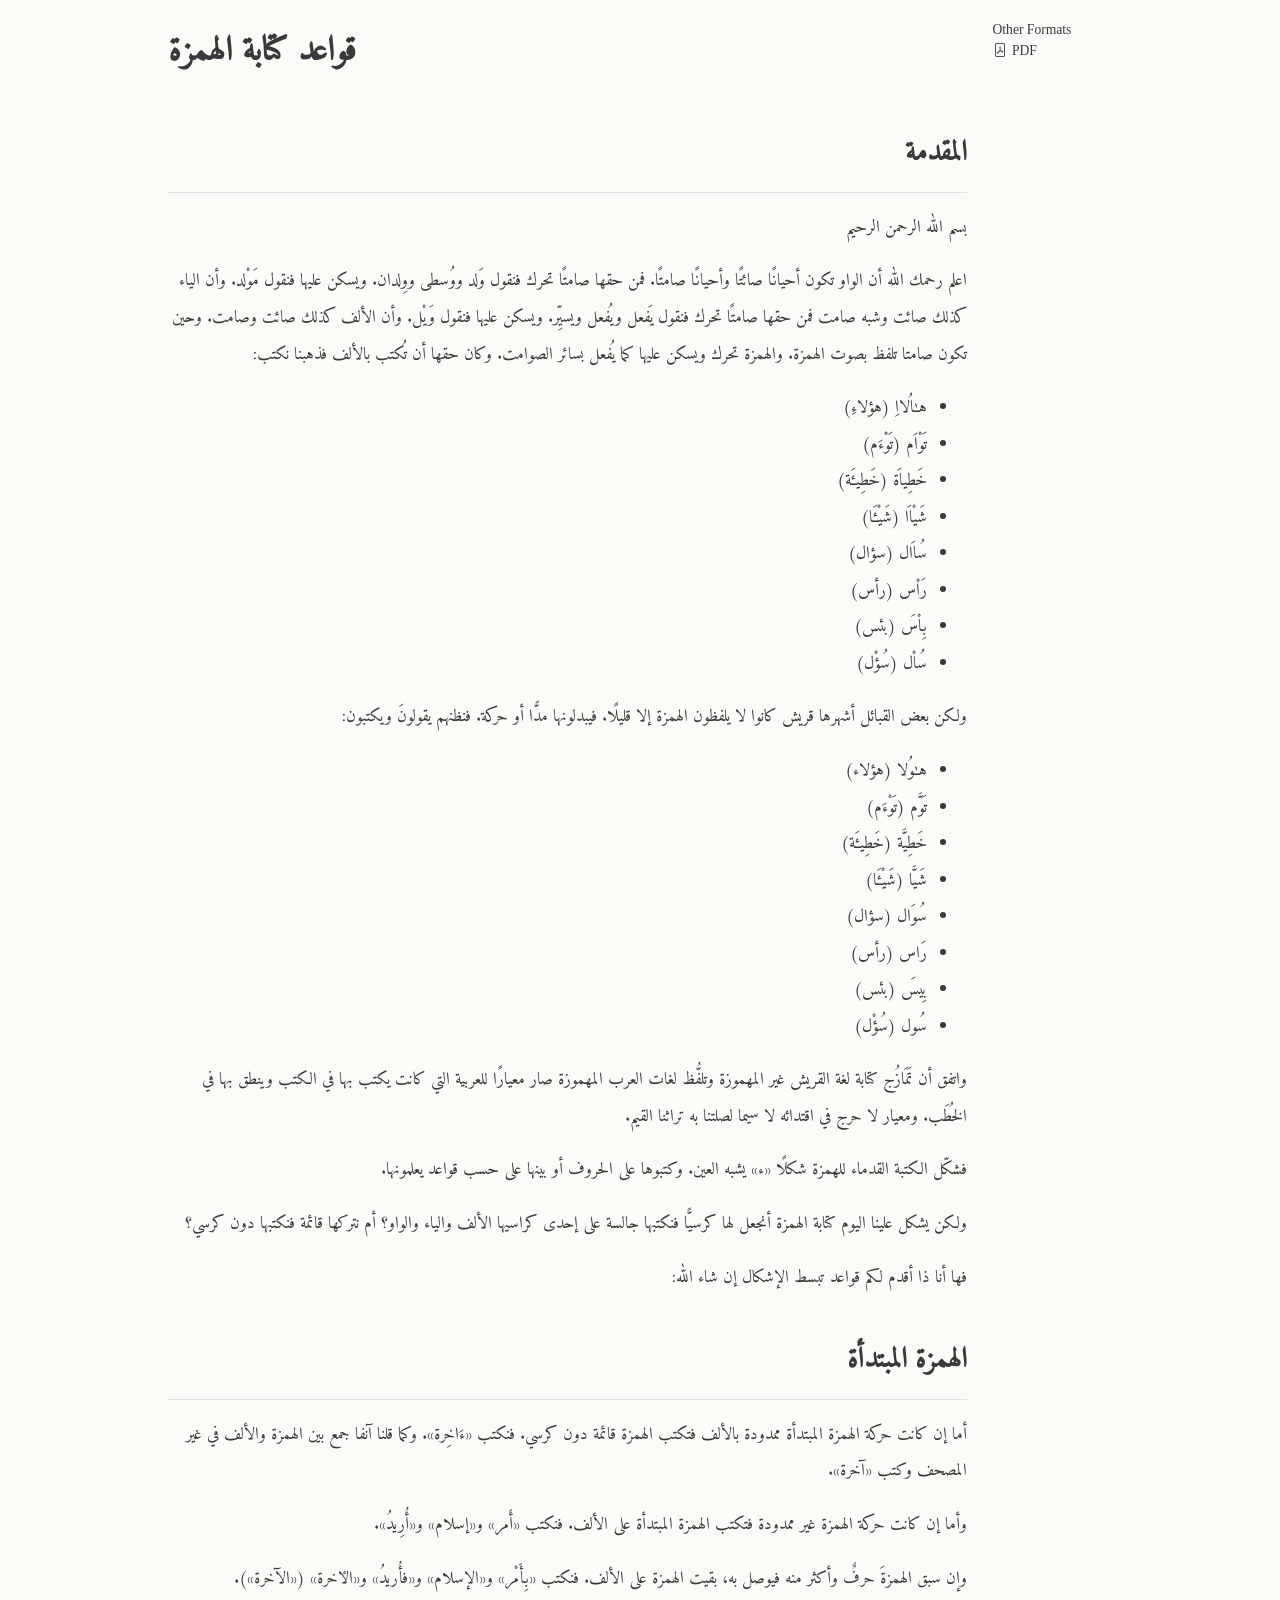
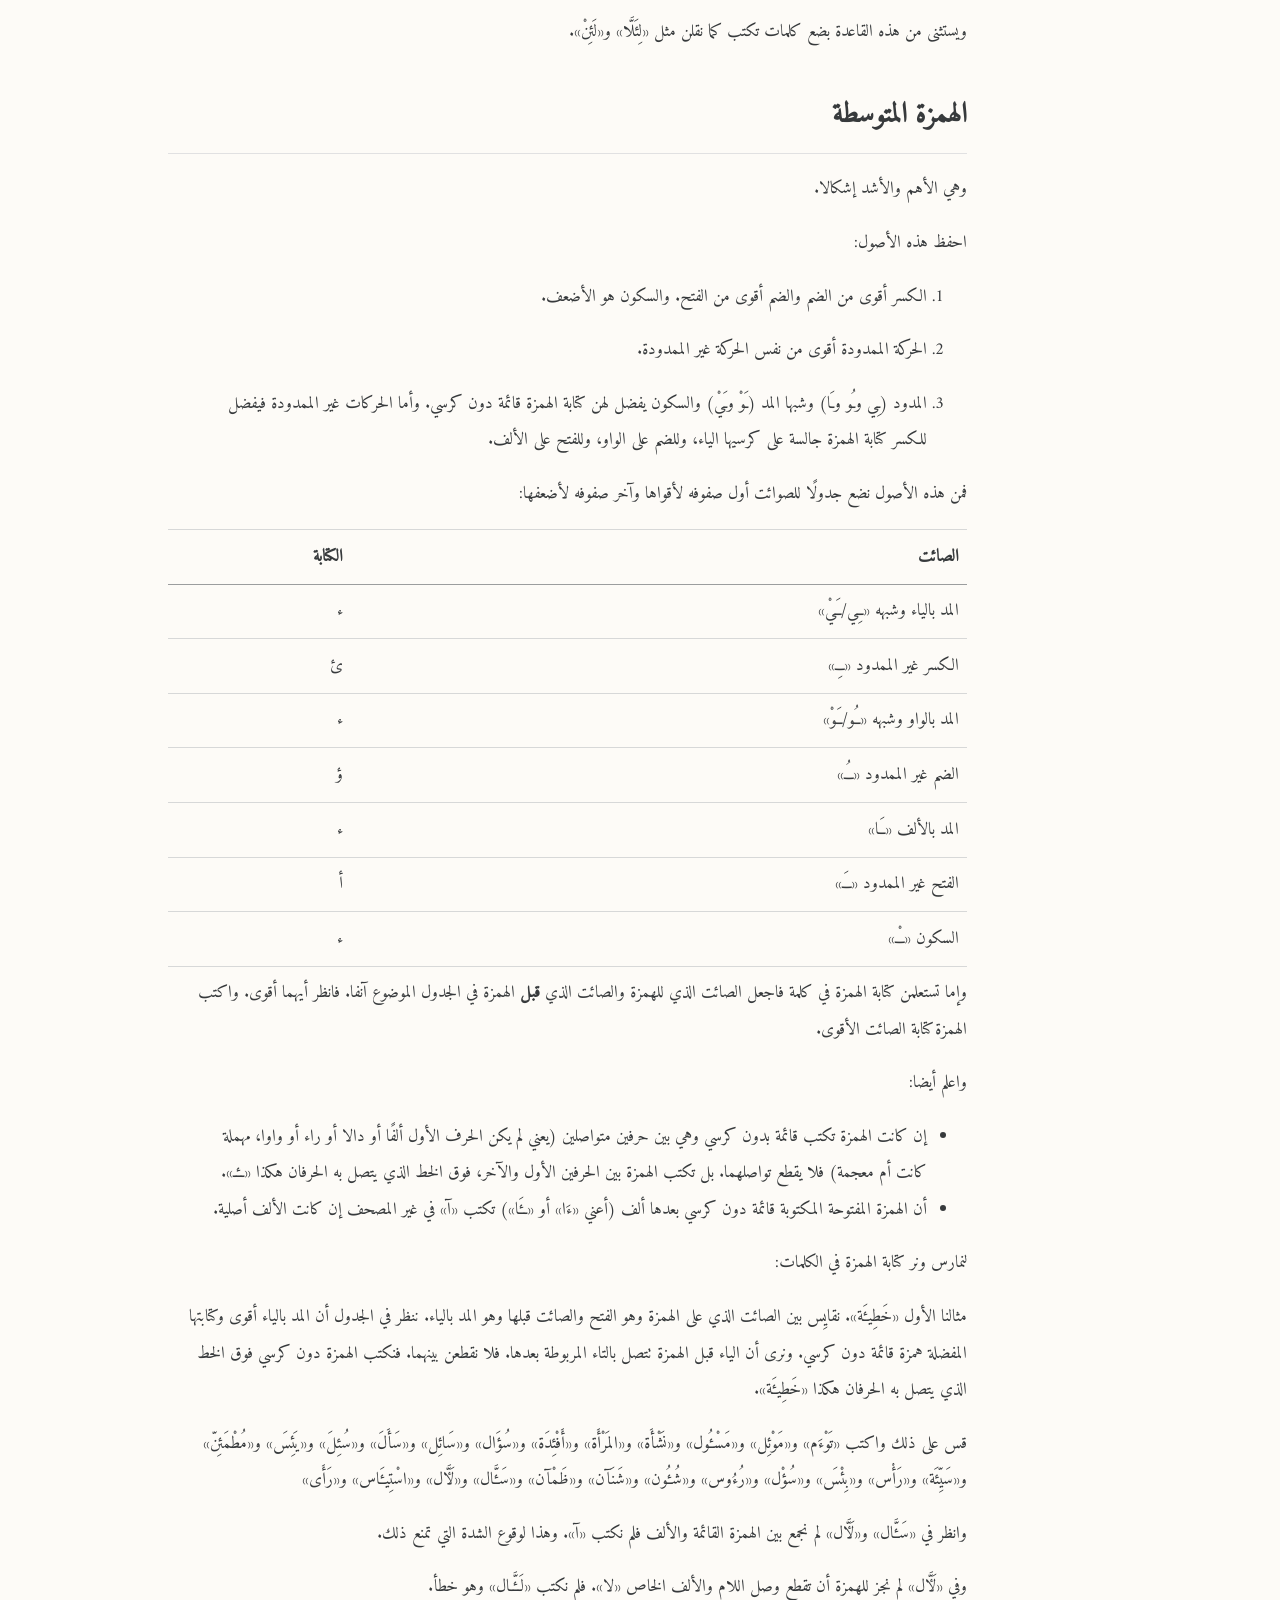
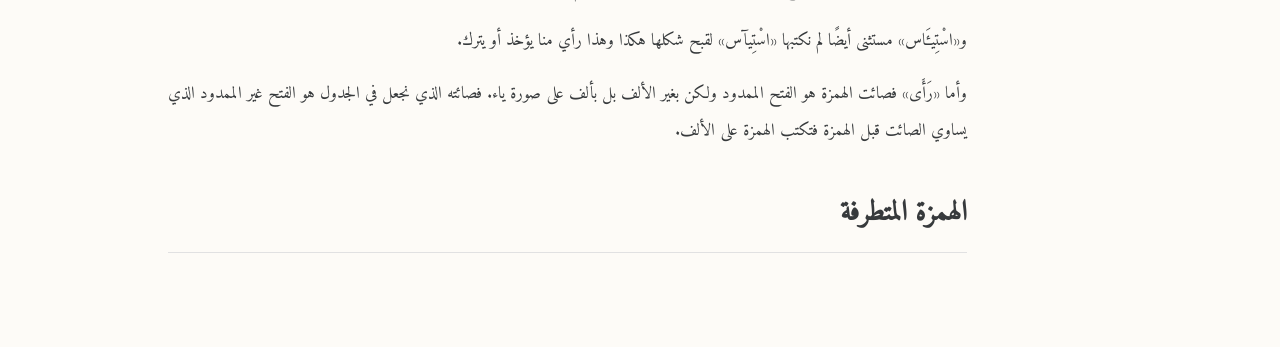
<file: index.html>
<!DOCTYPE html>
<html xmlns="http://www.w3.org/1999/xhtml" lang="en" xml:lang="en"><head>

<meta charset="utf-8">
<meta name="generator" content="quarto-1.10.18">

<meta name="viewport" content="width=device-width, initial-scale=1.0, user-scalable=yes">


<title>قواعد كتابة الهمزة</title>
<style>
/* Default styles provided by pandoc.
** See https://pandoc.org/MANUAL.html#variables-for-html for config info.
*/
span.smallcaps{font-variant: small-caps;}
div.columns{display: flex; gap: 1.5em;}
div.column{flex: auto;}
@media screen {
div.columns{gap: min(4vw, 1.5em);}
div.column{overflow-x: auto;}
}
div.hanging-indent{margin-left: 1.5em; text-indent: -1.5em;}
ul.task-list{list-style: none;}
ul.task-list li input[type="checkbox"] {
  width: 0.8em;
  margin: 0 0.8em 0.2em -1em; /* quarto-specific, see https://github.com/quarto-dev/quarto-cli/issues/4556 */ 
  vertical-align: middle;
}
</style>


<script src="index_files/libs/clipboard/clipboard.min.js"></script>
<script src="index_files/libs/quarto-html/quarto.js" type="module"></script>
<script src="index_files/libs/quarto-html/tabsets/tabsets.js" type="module"></script>
<script src="index_files/libs/quarto-html/popper.min.js"></script>
<script src="index_files/libs/quarto-html/tippy.umd.min.js"></script>
<script src="index_files/libs/quarto-html/anchor.min.js"></script>
<link href="index_files/libs/quarto-html/tippy.css" rel="stylesheet">
<link href="index_files/libs/quarto-html/quarto-syntax-highlighting-64a204ab8560d761af7679ceaba22944.css" rel="stylesheet" id="quarto-text-highlighting-styles">
<script src="index_files/libs/bootstrap/bootstrap.min.js"></script>
<link href="index_files/libs/bootstrap/bootstrap-icons.css" rel="stylesheet">
<link href="index_files/libs/bootstrap/bootstrap-ef689117d9ddd95b51473ed5e91e5a83.min.css" rel="stylesheet" append-hash="true" id="quarto-bootstrap" data-mode="light">


<link rel="stylesheet" href="srchtml/styles.css">
</head>

<body class="quarto-light">

<div id="quarto-content" class="page-columns page-rows-contents page-layout-article">
<div id="quarto-margin-sidebar" class="sidebar margin-sidebar">
<div class="quarto-alternate-formats"><h2>Other Formats</h2><ul><li><a href="index.pdf"><i class="bi bi-file-pdf"></i>PDF</a></li></ul></div></div>
<main class="content" id="quarto-document-content">

<header id="title-block-header" class="quarto-title-block default">
<div class="quarto-title">
<h1 class="title"><span class="alt-ar-span" dir="rtl" lang="ar">قواعد كتابة الهمزة</span></h1>
</div>



<div class="quarto-title-meta">

    
  
    
  </div>
  


</header>


<div class="alt-ar-div" dir="rtl" lang="ar">
<section id="المقدمة" class="level2">
<h2 class="anchored" data-anchor-id="المقدمة">المقدمة</h2>
<p>بسم الله الرحمن الرحيم</p>
<p>اعلم رحمك الله أن الواو تكون أحيانًا صائتًا وأحيانًا صامتًا. فمن حقها صامتًا تحرك فنقول وَلد ووُسطى ووِلدان. ويسكن عليها فنقول مَوْلد. وأن الياء كذلك صائت وشبه صامت فمن حقها صامتًا تحرك فنقول يَفعل ويُفعل ويسيِّر. ويسكن عليها فنقول وَيْل. وأن الألف كذلك صائت وصامت. وحين تكون صامتا تلفظ بصوت الهمزة. والهمزة تحرك ويسكن عليها كما يُفعل بسائر الصوامت. وكان حقها أن تُكتب بالألف فذهبنا نكتب:</p>
<ul>
<li>هـٰاُلااِ (هؤلاءِ)</li>
<li>تَوْاَم (تَوْءَم)</li>
<li>خَطِياَة (خَطِيءَة)</li>
<li>شَيْاَا (شَيْءَا)</li>
<li>سُاَال (سؤال)</li>
<li>رَاْس (رأس)</li>
<li>بِاْسَ (بئس)</li>
<li>سُاْل (سُؤْل)</li>
</ul>
<p>ولكن بعض القبائل أشهرها قريش كانوا لا يلفظون الهمزة إلا قليلًا. فيبدلونها مدًّا أو حركة. فنظنهم يقولونَ ويكتبون:</p>
<ul>
<li>هـٰوُلا (هؤلاء)</li>
<li>تَوَّم (تَوْءَم)</li>
<li>خَطِيَّة (خَطِيءَة)</li>
<li>شَيَّا (شَيْءَا)</li>
<li>سُوَال (سؤال)</li>
<li>رَاس (رأس)</li>
<li>بِيسَ (بئس)</li>
<li>سُول (سُؤْل)</li>
</ul>
<p>واتفق أن تَمَازُج كتابة لغة القريش غير المهموزة وتلفُّظ لغات العرب المهموزة صار معيارًا للعربية التي كانت يكتب بها في الكتب وينطق بها في الخُطَب. ومعيار لا حرج في اقتدائه لا سيما لصلتنا به تراثنا القيم.</p>
<p>فشكّل الكتبة القدماء للهمزة شكلًا «ء» يشبه العين. وكتبوها على الحروف أو بينها على حسب قواعد يعلمونها.</p>
<p>ولكن يشكل علينا اليوم كتابة الهمزة أنجعل لها كرسيًّا فنكتبها جالسة على إحدى كراسيها الألف والياء والواو؟ أم نتركها قائمة فنكتبها دون كرسي؟</p>
<p>فها أنا ذا أقدم لكم قواعد تبسط الإشكال إن شاء الله:</p>
</section>
<section id="الهمزة-المبتدأة" class="level2">
<h2 class="anchored" data-anchor-id="الهمزة-المبتدأة">الهمزة المبتدأة</h2>
<p>أما إن كانت حركة الهمزة المبتدأة ممدودة بالألف فتكتب الهمزة قائمة دون كرسي. فنكتب «ءَاخِرة». وكما قلنا آنفا جمع بين الهمزة والألف في غير المصحف وكتب «آخرة».</p>
<p>وأما إن كانت حركة الهمزة غير ممدودة فتكتب الهمزة المبتدأة على الألف. فنكتب «أَمر» و«إسلام» و«أُرِيدُ».</p>
<p>وإن سبق الهمزةَ حرفٌ وأكثر منه فيوصل به، بقيت الهمزة على الألف. فنكتب «بِأَمْر» و«الإسلام» و«فأُريدُ» و«الءاخرة» («الآخرة»).</p>
<p>ويستثنى من هذه القاعدة بضع كلمات تكتب كما نقلن مثل «لِئَلَّا» و«لَئِنْ».</p>
</section>
<section id="الهمزة-المتوسطة" class="level2">
<h2 class="anchored" data-anchor-id="الهمزة-المتوسطة">الهمزة المتوسطة</h2>
<p>وهي الأهم والأشد إشكالا.</p>
<p>احفظ هذه الأصول:</p>
<ol type="1">
<li><p>الكسر أقوى من الضم والضم أقوى من الفتح. والسكون هو الأضعف.</p></li>
<li><p>الحركة الممدودة أقوى من نفس الحركة غير الممدودة.</p></li>
<li><p>المدود (ـِي وـُو وـَا) وشبها المد (ـَوْ وـَيْ) والسكون يفضل لهن كتابة الهمزة قائمة دون كرسي. وأما الحركات غير الممدودة فيفضل للكسر كتابة الهمزة جالسة على كرسيها الياء، وللضم على الواو، وللفتح على الألف.</p></li>
</ol>
<p>فمن هذه الأصول نضع جدولًا للصوائت أول صفوفه لأقواها وآخر صفوفه لأضعفها:</p>
<table class="caption-top table">
<thead>
<tr class="header">
<th style="text-align: right;">الصائت</th>
<th style="text-align: right;">الكتابة</th>
</tr>
</thead>
<tbody>
<tr class="odd">
<td style="text-align: right;">المد بالياء وشبهه «ــِي/ــَيْ»</td>
<td style="text-align: right;">ء</td>
</tr>
<tr class="even">
<td style="text-align: right;">الكسر غير الممدود «ــِـ»</td>
<td style="text-align: right;">ئ</td>
</tr>
<tr class="odd">
<td style="text-align: right;">المد بالواو وشبهه «ــُو/ــَوْ»</td>
<td style="text-align: right;">ء</td>
</tr>
<tr class="even">
<td style="text-align: right;">الضم غير الممدود «ــُـ»</td>
<td style="text-align: right;">ؤ</td>
</tr>
<tr class="odd">
<td style="text-align: right;">المد بالألف «ــَا»</td>
<td style="text-align: right;">ء</td>
</tr>
<tr class="even">
<td style="text-align: right;">الفتح غير الممدود «ــَـ»</td>
<td style="text-align: right;">أ</td>
</tr>
<tr class="odd">
<td style="text-align: right;">السكون «ــْـ»</td>
<td style="text-align: right;">ء</td>
</tr>
</tbody>
</table>
<p>وإما تستعلمن كتابة الهمزة في كلمة فاجعل الصائت الذي للهمزة والصائت الذي <strong>قبل</strong> الهمزة في الجدول الموضوع آنفا. فانظر أيهما أقوى. واكتب الهمزة كتابة الصائت الأقوى.</p>
<p>واعلم أيضا:</p>
<ul>
<li>إن كانت الهمزة تكتب قائمة بدون كرسي وهي بين حرفين متواصلين (يعني لم يكن الحرف الأول ألفًا أو دالا أو راء أو واوا، مهملة كانت أم معجمة) فلا يقطع تواصلهما. بل تكتب الهمزة بين الحرفين الأول والآخر، فوق الخط الذي يتصل به الحرفان هكذا «ـءـ».</li>
<li>أن الهمزة المفتوحة المكتوبة قائمة دون كرسي بعدها ألف (أعني «ءَا» أو «ـءَا») تكتب «آ» في غير المصحف إن كانت الألف أصلية.</li>
</ul>
<p>لنمارس ونر كتابة الهمزة في الكلمات:</p>
<p>مثالنا الأول «خَطِيءَة». نقايِس بين الصائت الذي على الهمزة وهو الفتح والصائت قبلها وهو المد بالياء. ننظر في الجدول أن المد بالياء أقوى وكتابتها المفضلة همزة قائمة دون كرسي. ونرى أن الياء قبل الهمزة تتصل بالتاء المربوطة بعدها. فلا نقطعن بينهما. فنكتب الهمزة دون كرسي فوق الخط الذي يتصل به الحرفان هكذا «خَطِيءَة».</p>
<p>قس على ذلك واكتب «تَوْءَم» و«مَوْئِل» و«مَسْءُول» و«نَشْأَة» و«المَرْأَة» و«أَفْئِدَة» و«سُؤَال» و«سَائِل» و«سَأَلَ» و«سُئِلَ» و«يَئِسَ» و«مُطْمَئِنّ» و«سَيِّئَة» و«رَأْس» و«بِئْسَ» و«سُؤْل» و«رُءُوس» و«شُءُون» و«شَنَآن» و«ظَمْآن» و«سَءَّال» و«لَءَّال» و«اسْتِيءَاس» و«رَأَى»</p>
<p>وانظر في «سَءَّال» و«لَءَّال» لم نجمع بين الهمزة القائمة والألف فلم نكتب «آ». وهذا لوقوع الشدة التي تمنع ذلك.</p>
<p>وفي «لَءَّال» لم نجز للهمزة أن تقطع وصل اللام والألف الخاص «لا». فلم نكتب «لَـءَّـال» وهو خطأ.</p>
<p>و«اسْتِيءَاس» مستثنى أيضًا لم نكتبها «اسْتِيآس» لقبح شكلها هكذا وهذا رأي منا يؤخذ أو يترك.</p>
<p>وأما «رَأَى» فصائت الهمزة هو الفتح الممدود ولكن بغير الألف بل بألف على صورة ياء. فصائته الذي نجعل في الجدول هو الفتح غير الممدود الذي يساوي الصائت قبل الهمزة فتكتب الهمزة على الألف.</p>
</section>
<section id="الهمزة-المتطرفة" class="level2">
<h2 class="anchored" data-anchor-id="الهمزة-المتطرفة">الهمزة المتطرفة</h2>
</section>
</div>

</main>
<!-- /main column -->
<script id="quarto-html-after-body" type="application/javascript">
  window.document.addEventListener("DOMContentLoaded", function (event) {
    const icon = "";
    const anchorJS = new window.AnchorJS();
    anchorJS.options = {
      placement: 'right',
      icon: icon
    };
    anchorJS.add('.anchored');
    const isCodeAnnotation = (el) => {
      for (const clz of el.classList) {
        if (clz.startsWith('code-annotation-')) {                     
          return true;
        }
      }
      return false;
    }
    const onCopySuccess = function(e) {
      // button target
      const button = e.trigger;
      // don't keep focus
      button.blur();
      // flash "checked"
      button.classList.add('code-copy-button-checked');
      var currentTitle = button.getAttribute("title");
      button.setAttribute("title", "Copied!");
      let tooltip;
      if (window.bootstrap) {
        button.setAttribute("data-bs-toggle", "tooltip");
        button.setAttribute("data-bs-placement", "left");
        button.setAttribute("data-bs-title", "Copied!");
        tooltip = new bootstrap.Tooltip(button, 
          { trigger: "manual", 
            customClass: "code-copy-button-tooltip",
            offset: [0, -8]});
        tooltip.show();    
      }
      setTimeout(function() {
        if (tooltip) {
          tooltip.hide();
          button.removeAttribute("data-bs-title");
          button.removeAttribute("data-bs-toggle");
          button.removeAttribute("data-bs-placement");
        }
        button.setAttribute("title", currentTitle);
        button.classList.remove('code-copy-button-checked');
      }, 1000);
      // clear code selection
      e.clearSelection();
    }
    const getTextToCopy = function(trigger) {
      const outerScaffold = trigger.parentElement.cloneNode(true);
      const codeEl = outerScaffold.querySelector('code');
      for (const childEl of codeEl.children) {
        if (isCodeAnnotation(childEl)) {
          childEl.remove();
        }
      }
      return codeEl.innerText;
    }
    const clipboard = new window.ClipboardJS('.code-copy-button:not([data-in-quarto-modal])', {
      text: getTextToCopy
    });
    clipboard.on('success', onCopySuccess);
    if (window.document.getElementById('quarto-embedded-source-code-modal')) {
      const clipboardModal = new window.ClipboardJS('.code-copy-button[data-in-quarto-modal]', {
        text: getTextToCopy,
        container: window.document.getElementById('quarto-embedded-source-code-modal')
      });
      clipboardModal.on('success', onCopySuccess);
    }
      var localhostRegex = new RegExp(/^(?:http|https):\/\/localhost\:?[0-9]*\//);
      var mailtoRegex = new RegExp(/^mailto:/);
        var filterRegex = new RegExp('/' + window.location.host + '/');
      var isInternal = (href) => {
          return filterRegex.test(href) || localhostRegex.test(href) || mailtoRegex.test(href);
      }
      // Inspect non-navigation links and adorn them if external
     var links = window.document.querySelectorAll('a[href]:not(.nav-link):not(.navbar-brand):not(.toc-action):not(.sidebar-link):not(.sidebar-item-toggle):not(.pagination-link):not(.no-external):not([aria-hidden]):not(.dropdown-item):not(.quarto-navigation-tool):not(.about-link)');
      for (var i=0; i<links.length; i++) {
        const link = links[i];
        if (!isInternal(link.href)) {
          // undo the damage that might have been done by quarto-nav.js in the case of
          // links that we want to consider external
          if (link.dataset.originalHref !== undefined) {
            link.href = link.dataset.originalHref;
          }
        }
      }
    function tippyHover(el, contentFn, onTriggerFn, onUntriggerFn) {
      const config = {
        allowHTML: true,
        maxWidth: 500,
        delay: 100,
        arrow: false,
        appendTo: function(el) {
            return el.parentElement;
        },
        interactive: true,
        interactiveBorder: 10,
        theme: 'quarto',
        placement: 'bottom-start',
      };
      if (contentFn) {
        config.content = contentFn;
      }
      if (onTriggerFn) {
        config.onTrigger = onTriggerFn;
      }
      if (onUntriggerFn) {
        config.onUntrigger = onUntriggerFn;
      }
      window.tippy(el, config); 
    }
    const noterefs = window.document.querySelectorAll('a[role="doc-noteref"]');
    for (var i=0; i<noterefs.length; i++) {
      const ref = noterefs[i];
      tippyHover(ref, function() {
        // use id or data attribute instead here
        let href = ref.getAttribute('data-footnote-href') || ref.getAttribute('href');
        try { href = new URL(href).hash; } catch {}
        const id = href.replace(/^#\/?/, "");
        const note = window.document.getElementById(id);
        if (note) {
          return note.innerHTML;
        } else {
          return "";
        }
      });
    }
    const xrefs = window.document.querySelectorAll('a.quarto-xref');
    const processXRef = (id, note) => {
      // Strip column container classes
      const stripColumnClz = (el) => {
        el.classList.remove("page-full", "page-columns");
        if (el.children) {
          for (const child of el.children) {
            stripColumnClz(child);
          }
        }
      }
      stripColumnClz(note)
      if (id === null || id.startsWith('sec-')) {
        // Special case sections, only their first couple elements
        const container = document.createElement("div");
        if (note.children && note.children.length > 2) {
          container.appendChild(note.children[0].cloneNode(true));
          for (let i = 1; i < note.children.length; i++) {
            const child = note.children[i];
            if (child.tagName === "P" && child.innerText === "") {
              continue;
            } else {
              container.appendChild(child.cloneNode(true));
              break;
            }
          }
          if (window.Quarto?.typesetMath) {
            window.Quarto.typesetMath(container);
          }
          return container.innerHTML
        } else {
          if (window.Quarto?.typesetMath) {
            window.Quarto.typesetMath(note);
          }
          return note.innerHTML;
        }
      } else {
        // Remove any anchor links if they are present
        const anchorLink = note.querySelector('a.anchorjs-link');
        if (anchorLink) {
          anchorLink.remove();
        }
        if (window.Quarto?.typesetMath) {
          window.Quarto.typesetMath(note);
        }
        if (note.classList.contains("callout")) {
          return note.outerHTML;
        } else {
          return note.innerHTML;
        }
      }
    }
    for (var i=0; i<xrefs.length; i++) {
      const xref = xrefs[i];
      tippyHover(xref, undefined, function(instance) {
        instance.disable();
        let url = xref.getAttribute('href');
        let hash = undefined; 
        if (url.startsWith('#')) {
          hash = url;
        } else {
          try { hash = new URL(url).hash; } catch {}
        }
        if (hash) {
          const id = hash.replace(/^#\/?/, "");
          const note = window.document.getElementById(id);
          if (note !== null) {
            try {
              const html = processXRef(id, note.cloneNode(true));
              instance.setContent(html);
            } finally {
              instance.enable();
              instance.show();
            }
          } else {
            // See if we can fetch this
            fetch(url.split('#')[0])
            .then(res => res.text())
            .then(html => {
              const parser = new DOMParser();
              const htmlDoc = parser.parseFromString(html, "text/html");
              const note = htmlDoc.getElementById(id);
              if (note !== null) {
                const html = processXRef(id, note);
                instance.setContent(html);
              } 
            }).finally(() => {
              instance.enable();
              instance.show();
            });
          }
        } else {
          // See if we can fetch a full url (with no hash to target)
          // This is a special case and we should probably do some content thinning / targeting
          fetch(url)
          .then(res => res.text())
          .then(html => {
            const parser = new DOMParser();
            const htmlDoc = parser.parseFromString(html, "text/html");
            const note = htmlDoc.querySelector('main.content');
            if (note !== null) {
              // This should only happen for chapter cross references
              // (since there is no id in the URL)
              // remove the first header
              if (note.children.length > 0 && note.children[0].tagName === "HEADER") {
                note.children[0].remove();
              }
              const html = processXRef(null, note);
              instance.setContent(html);
            } 
          }).finally(() => {
            instance.enable();
            instance.show();
          });
        }
      }, function(instance) {
      });
    }
        let selectedAnnoteEl;
        const selectorForAnnotation = ( cell, annotation) => {
          let cellAttr = 'data-code-cell="' + cell + '"';
          let lineAttr = 'data-code-annotation="' +  annotation + '"';
          const selector = 'span[' + cellAttr + '][' + lineAttr + ']';
          return selector;
        }
        const selectCodeLines = (annoteEl) => {
          const doc = window.document;
          const targetCell = annoteEl.getAttribute("data-target-cell");
          const targetAnnotation = annoteEl.getAttribute("data-target-annotation");
          const annoteSpan = window.document.querySelector(selectorForAnnotation(targetCell, targetAnnotation));
          const lines = annoteSpan.getAttribute("data-code-lines").split(",");
          const lineIds = lines.map((line) => {
            return targetCell + "-" + line;
          })
          let top = null;
          let height = null;
          let parent = null;
          if (lineIds.length > 0) {
              //compute the position of the single el (top and bottom and make a div)
              const el = window.document.getElementById(lineIds[0]);
              top = el.offsetTop;
              height = el.offsetHeight;
              parent = el.parentElement.parentElement;
            if (lineIds.length > 1) {
              const lastEl = window.document.getElementById(lineIds[lineIds.length - 1]);
              const bottom = lastEl.offsetTop + lastEl.offsetHeight;
              height = bottom - top;
            }
            if (top !== null && height !== null && parent !== null) {
              // cook up a div (if necessary) and position it 
              let div = window.document.getElementById("code-annotation-line-highlight");
              if (div === null) {
                div = window.document.createElement("div");
                div.setAttribute("id", "code-annotation-line-highlight");
                div.style.position = 'absolute';
                parent.appendChild(div);
              }
              div.style.top = top - 2 + "px";
              div.style.height = height + 4 + "px";
              div.style.left = 0;
              let gutterDiv = window.document.getElementById("code-annotation-line-highlight-gutter");
              if (gutterDiv === null) {
                gutterDiv = window.document.createElement("div");
                gutterDiv.setAttribute("id", "code-annotation-line-highlight-gutter");
                gutterDiv.style.position = 'absolute';
                const codeCell = window.document.getElementById(targetCell);
                const gutter = codeCell.querySelector('.code-annotation-gutter');
                gutter.appendChild(gutterDiv);
              }
              gutterDiv.style.top = top - 2 + "px";
              gutterDiv.style.height = height + 4 + "px";
            }
            selectedAnnoteEl = annoteEl;
          }
        };
        const unselectCodeLines = () => {
          const elementsIds = ["code-annotation-line-highlight", "code-annotation-line-highlight-gutter"];
          elementsIds.forEach((elId) => {
            const div = window.document.getElementById(elId);
            if (div) {
              div.remove();
            }
          });
          selectedAnnoteEl = undefined;
        };
          // Handle positioning of the toggle
      window.addEventListener(
        "resize",
        throttle(() => {
          elRect = undefined;
          if (selectedAnnoteEl) {
            selectCodeLines(selectedAnnoteEl);
          }
        }, 10)
      );
      function throttle(fn, ms) {
      let throttle = false;
      let timer;
        return (...args) => {
          if(!throttle) { // first call gets through
              fn.apply(this, args);
              throttle = true;
          } else { // all the others get throttled
              if(timer) clearTimeout(timer); // cancel #2
              timer = setTimeout(() => {
                fn.apply(this, args);
                timer = throttle = false;
              }, ms);
          }
        };
      }
        // Attach click handler to the DT
        const annoteDls = window.document.querySelectorAll('dt[data-target-cell]');
        for (const annoteDlNode of annoteDls) {
          annoteDlNode.addEventListener('click', (event) => {
            const clickedEl = event.target;
            if (clickedEl !== selectedAnnoteEl) {
              unselectCodeLines();
              const activeEl = window.document.querySelector('dt[data-target-cell].code-annotation-active');
              if (activeEl) {
                activeEl.classList.remove('code-annotation-active');
              }
              selectCodeLines(clickedEl);
              clickedEl.classList.add('code-annotation-active');
            } else {
              // Unselect the line
              unselectCodeLines();
              clickedEl.classList.remove('code-annotation-active');
            }
          });
        }
    const findCites = (el) => {
      const parentEl = el.parentElement;
      if (parentEl) {
        const cites = parentEl.dataset.cites;
        if (cites) {
          return {
            el,
            cites: cites.split(' ')
          };
        } else {
          return findCites(el.parentElement)
        }
      } else {
        return undefined;
      }
    };
    var bibliorefs = window.document.querySelectorAll('a[role="doc-biblioref"]');
    for (var i=0; i<bibliorefs.length; i++) {
      const ref = bibliorefs[i];
      const citeInfo = findCites(ref);
      if (citeInfo) {
        tippyHover(citeInfo.el, function() {
          var popup = window.document.createElement('div');
          citeInfo.cites.forEach(function(cite) {
            var citeDiv = window.document.createElement('div');
            citeDiv.classList.add('hanging-indent');
            citeDiv.classList.add('csl-entry');
            var biblioDiv = window.document.getElementById('ref-' + cite);
            if (biblioDiv) {
              citeDiv.innerHTML = biblioDiv.innerHTML;
            }
            popup.appendChild(citeDiv);
          });
          return popup.innerHTML;
        });
      }
    }
  });
  </script>
</div> <!-- /content -->




</body></html>
</file>
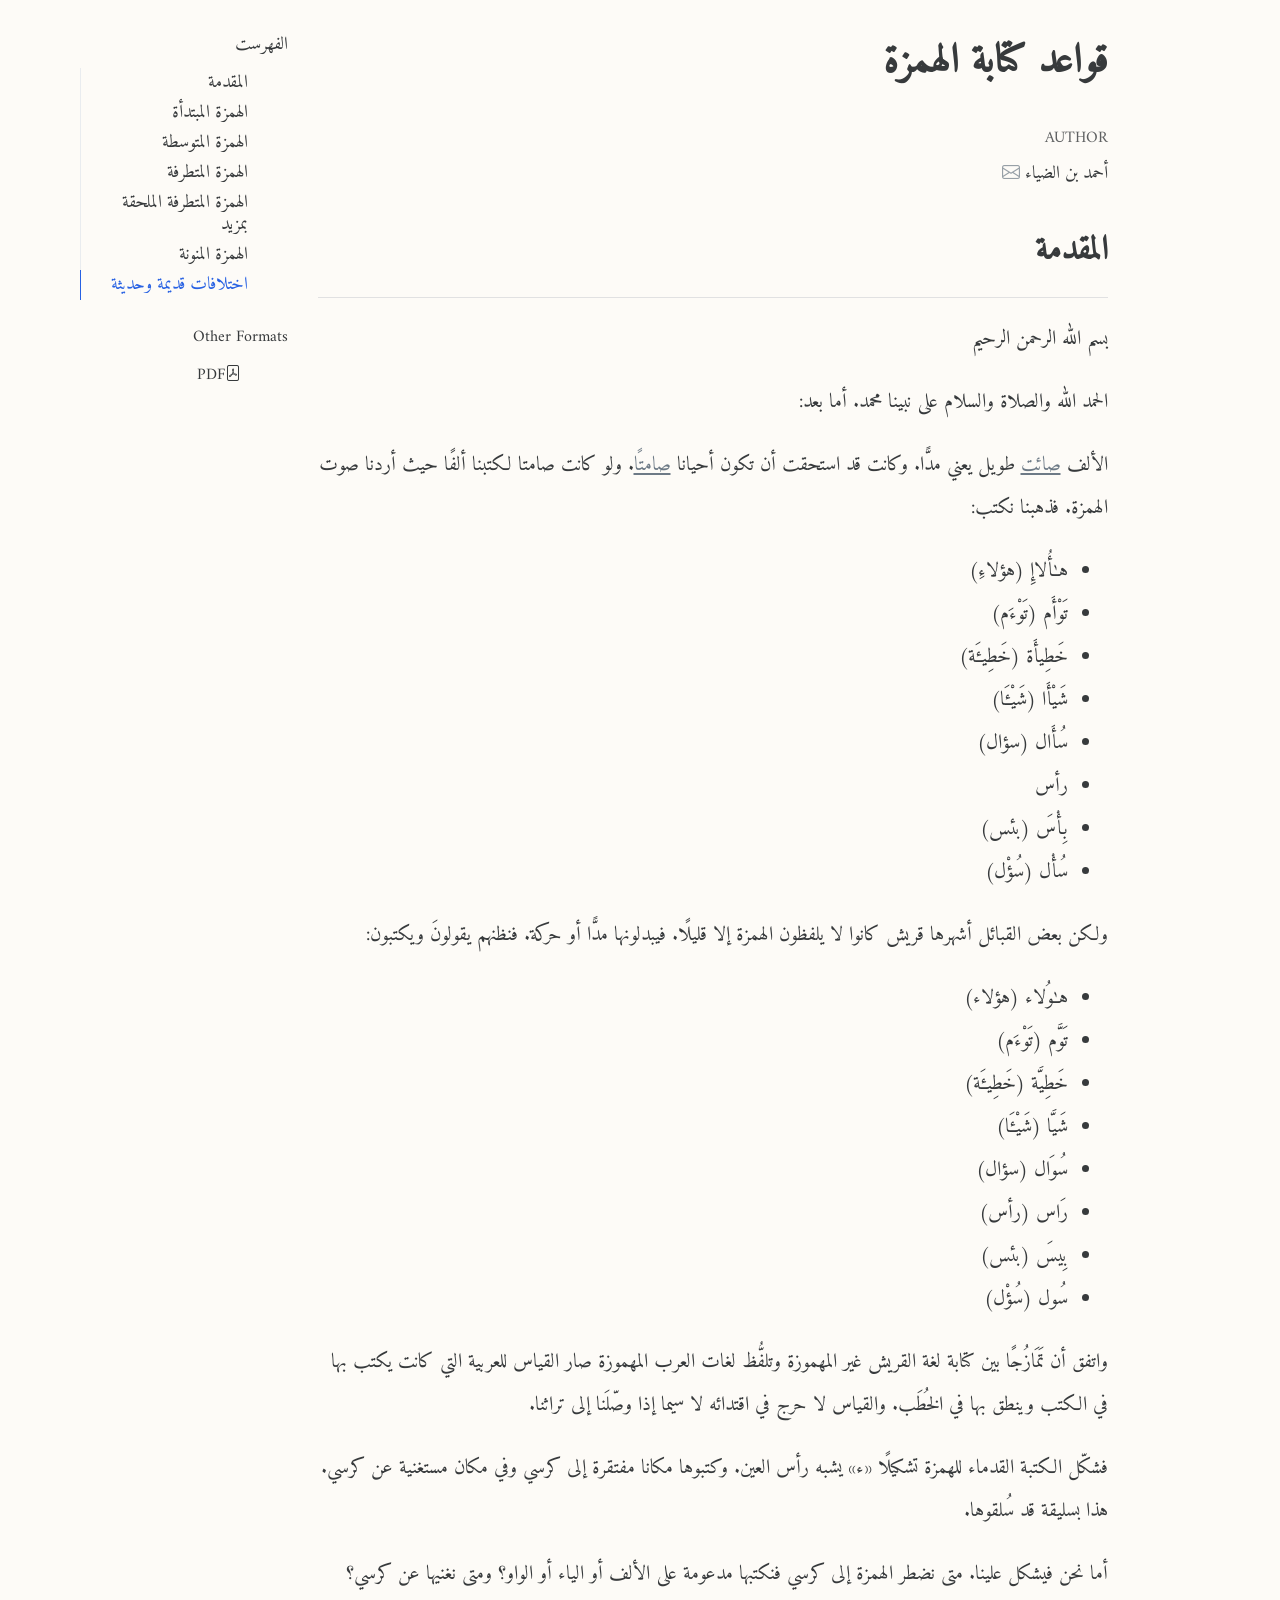
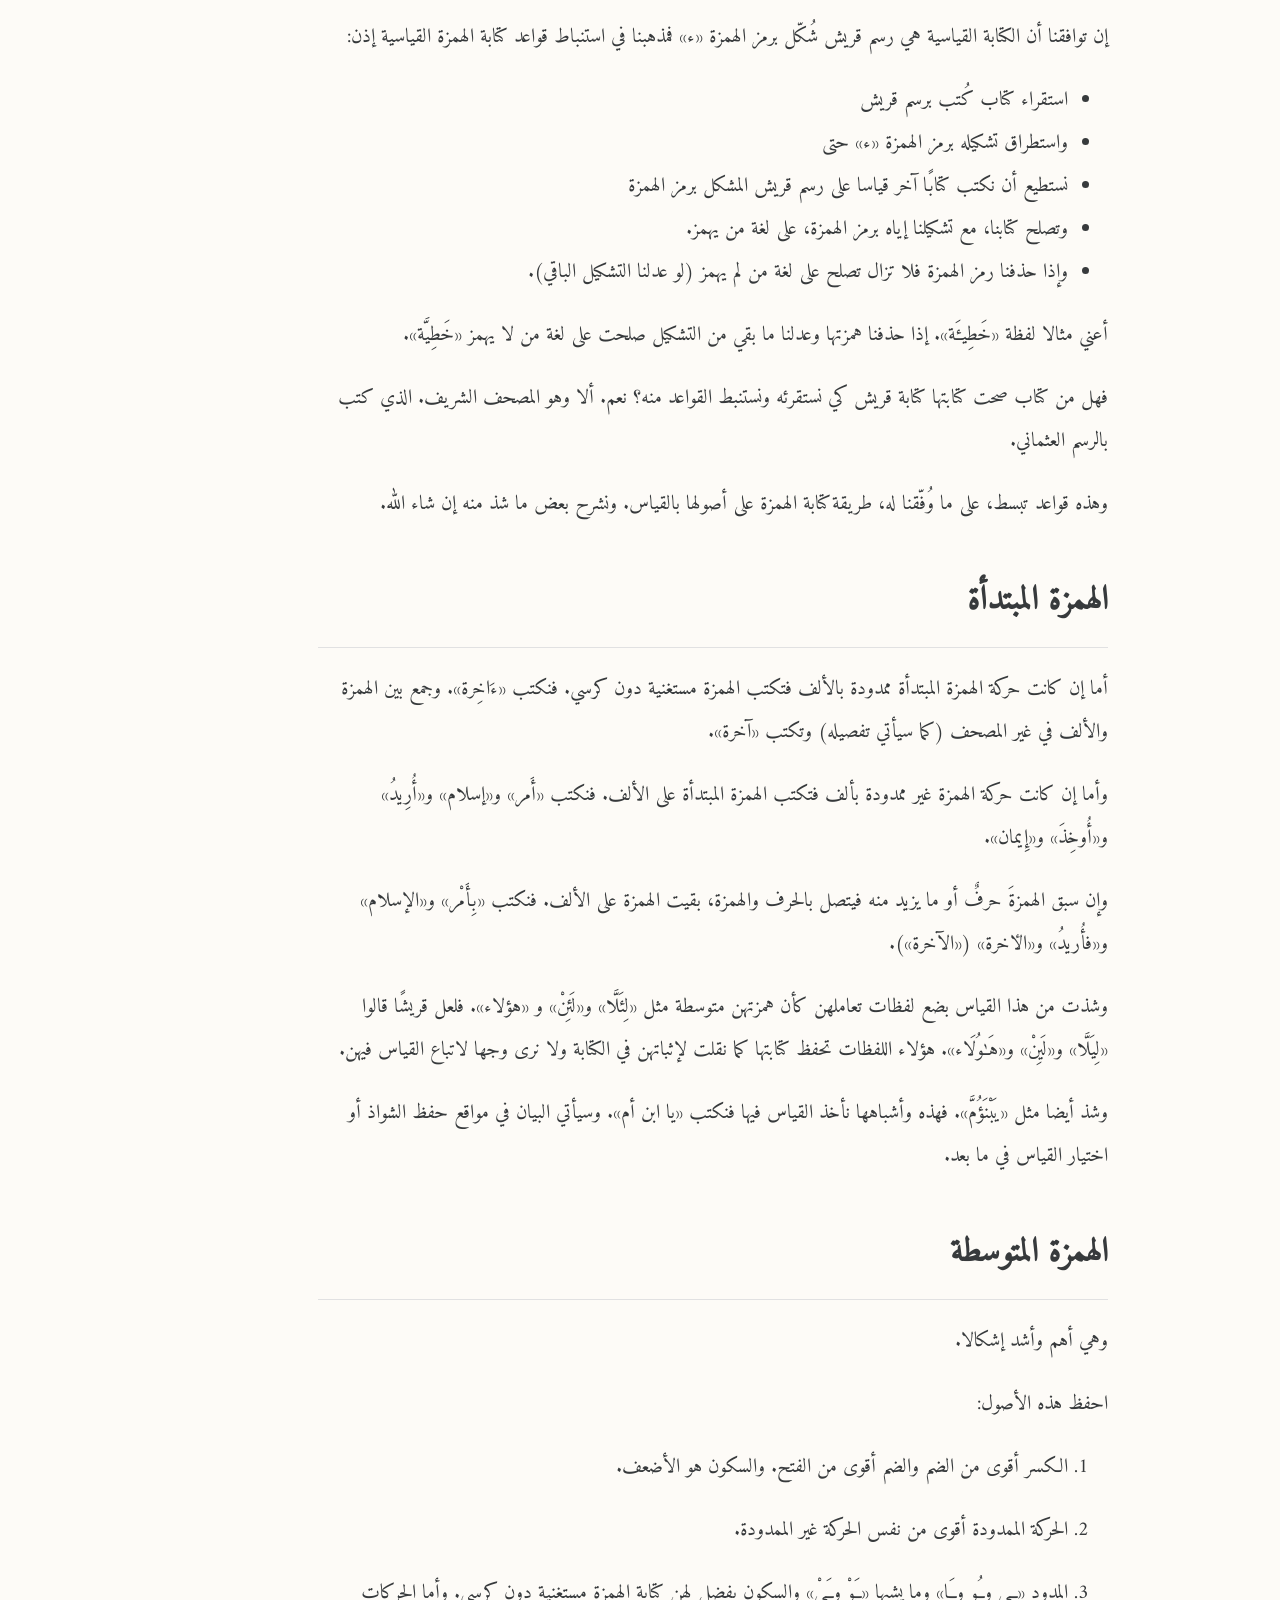
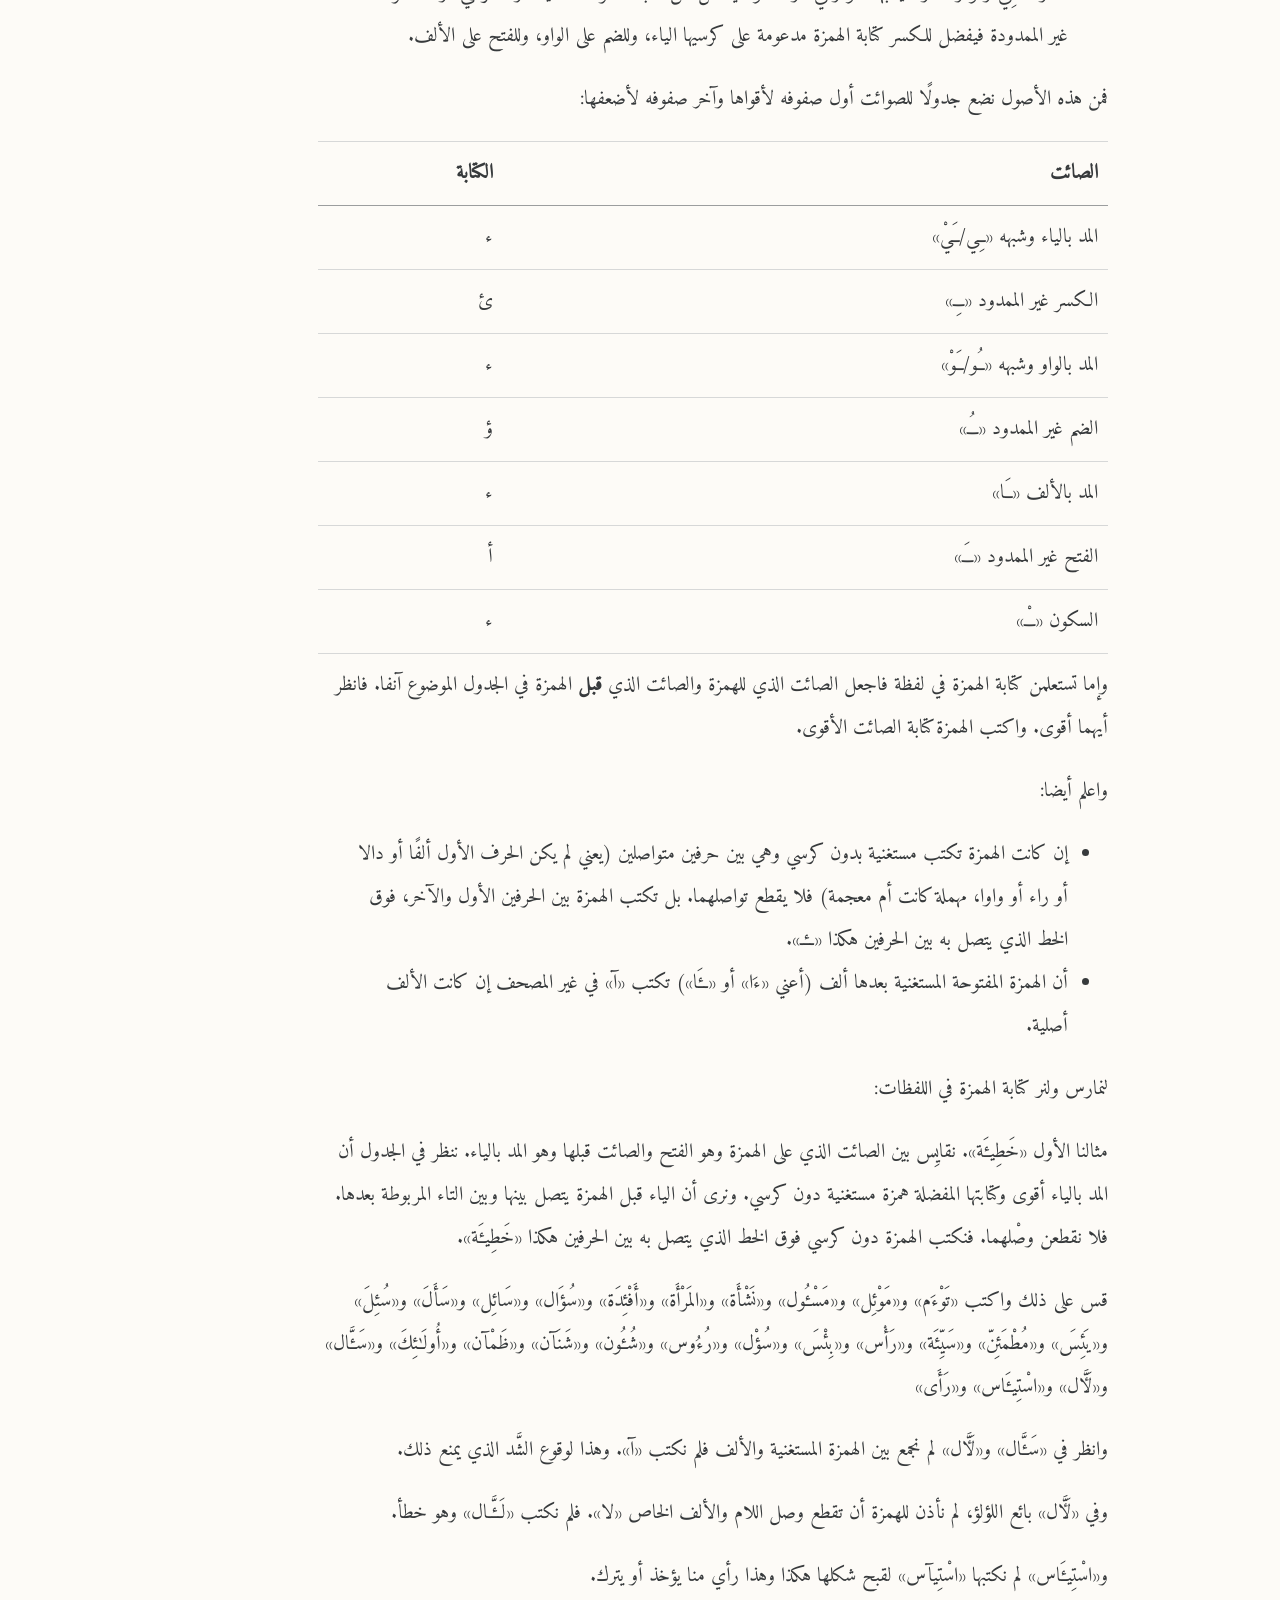
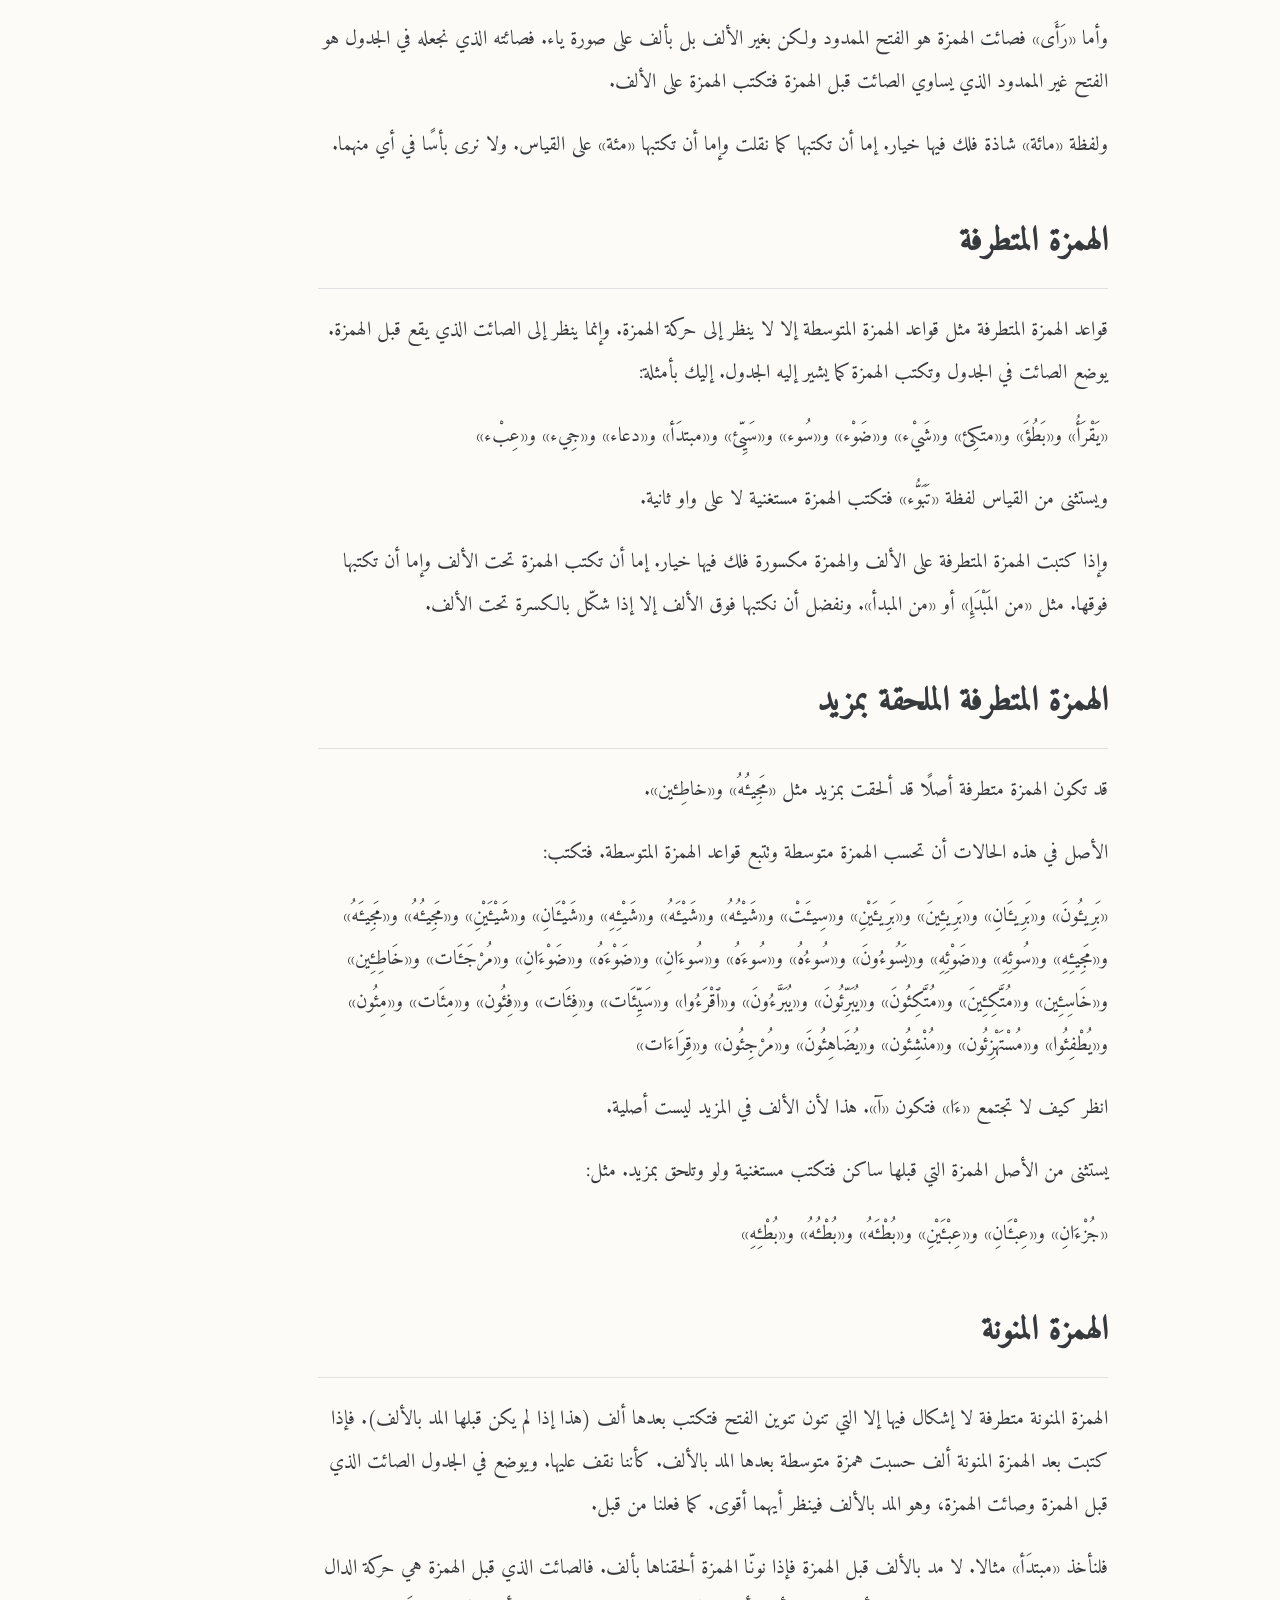
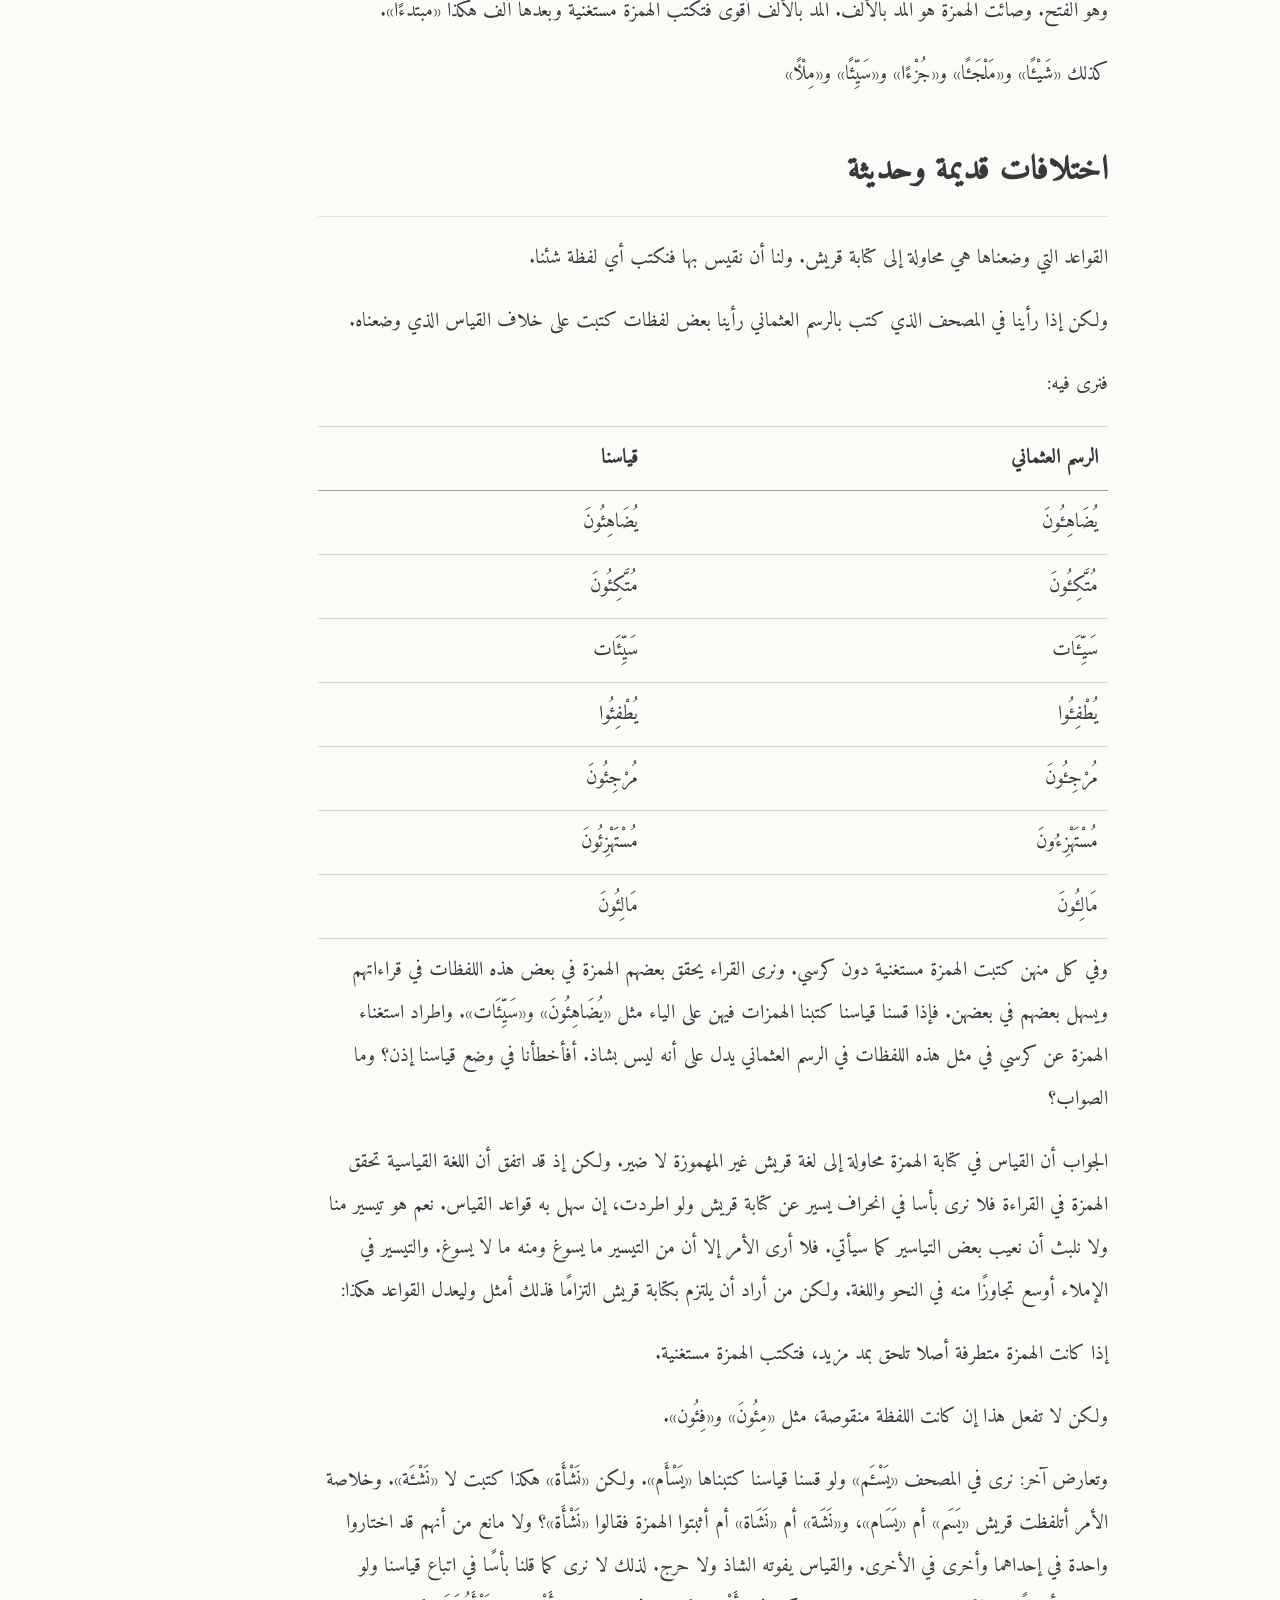
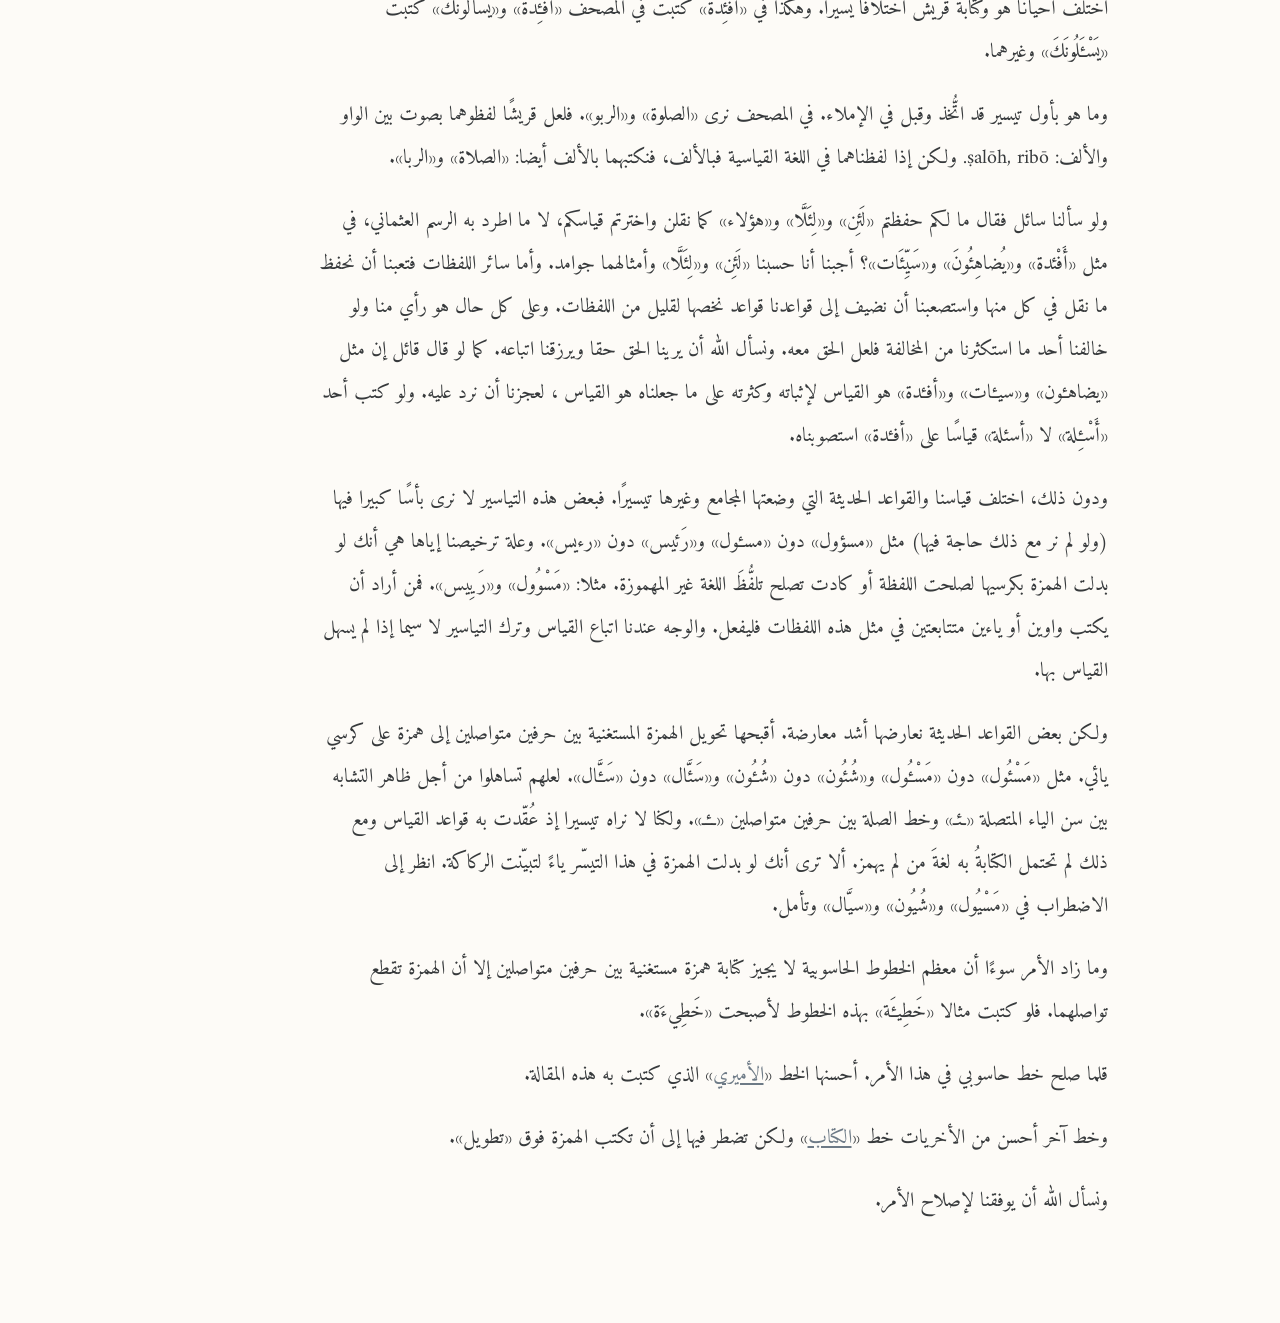
<file: docs/index.html>
<!DOCTYPE html>
<html xmlns="http://www.w3.org/1999/xhtml" lang="ar" xml:lang="ar" dir="rtl"><head>

<meta charset="utf-8">
<meta name="generator" content="quarto-1.10.19">

<meta name="viewport" content="width=device-width, initial-scale=1.0, user-scalable=yes">

<meta name="author" content="أحمد بن الضياء">

<title>قواعد كتابة الهمزة</title>
<style>
/* Default styles provided by pandoc.
** See https://pandoc.org/MANUAL.html#variables-for-html for config info.
*/
span.smallcaps{font-variant: small-caps;}
div.columns{display: flex; gap: 1.5em;}
div.column{flex: auto;}
@media screen {
div.columns{gap: min(4vw, 1.5em);}
div.column{overflow-x: auto;}
}
div.hanging-indent{margin-left: 1.5em; text-indent: -1.5em;}
ul.task-list{list-style: none;}
ul.task-list li input[type="checkbox"] {
  width: 0.8em;
  margin: 0 0.8em 0.2em -1em; /* quarto-specific, see https://github.com/quarto-dev/quarto-cli/issues/4556 */ 
  vertical-align: middle;
}
</style>


<script src="index_files/libs/clipboard/clipboard.min.js"></script>
<script src="index_files/libs/quarto-html/quarto.js" type="module"></script>
<script src="index_files/libs/quarto-html/tabsets/tabsets.js" type="module"></script>
<script src="index_files/libs/quarto-html/popper.min.js"></script>
<script src="index_files/libs/quarto-html/tippy.umd.min.js"></script>
<script src="index_files/libs/quarto-html/anchor.min.js"></script>
<link href="index_files/libs/quarto-html/tippy.css" rel="stylesheet">
<link href="index_files/libs/quarto-html/quarto-syntax-highlighting-bf27225e3a48a9273f3daa8f8e829971.css" rel="stylesheet" id="quarto-text-highlighting-styles">
<script src="index_files/libs/bootstrap/bootstrap.min.js"></script>
<link href="index_files/libs/bootstrap/bootstrap-icons.css" rel="stylesheet">
<link href="index_files/libs/bootstrap/bootstrap-9bc00b903b2c0a9fe7ea5a7e0a0040bc.min.css" rel="stylesheet" append-hash="true" id="quarto-bootstrap" data-mode="light">


<link rel="stylesheet" href="srchtml/styles.css">
</head>

<body class="quarto-light">

<div id="quarto-content" class="page-columns page-rows-contents page-layout-article">
<div id="quarto-margin-sidebar" class="sidebar margin-sidebar">
  <nav id="TOC" role="doc-toc" class="toc-active">
    <h2 id="toc-title"><span class="aralt">الفهرست</span></h2>
   
  <ul>
  <li><a href="#المقدمة" id="toc-المقدمة" class="nav-link active" data-scroll-target="#المقدمة">المقدمة</a></li>
  <li><a href="#الهمزة-المبتدأة" id="toc-الهمزة-المبتدأة" class="nav-link" data-scroll-target="#الهمزة-المبتدأة">الهمزة المبتدأة</a></li>
  <li><a href="#الهمزة-المتوسطة" id="toc-الهمزة-المتوسطة" class="nav-link" data-scroll-target="#الهمزة-المتوسطة">الهمزة المتوسطة</a></li>
  <li><a href="#الهمزة-المتطرفة" id="toc-الهمزة-المتطرفة" class="nav-link" data-scroll-target="#الهمزة-المتطرفة">الهمزة المتطرفة</a></li>
  <li><a href="#الهمزة-المتطرفة-الملحقة-بمزيد" id="toc-الهمزة-المتطرفة-الملحقة-بمزيد" class="nav-link" data-scroll-target="#الهمزة-المتطرفة-الملحقة-بمزيد">الهمزة المتطرفة الملحقة بمزيد</a></li>
  <li><a href="#الهمزة-المنونة" id="toc-الهمزة-المنونة" class="nav-link" data-scroll-target="#الهمزة-المنونة">الهمزة المنونة</a></li>
  <li><a href="#اختلافات-قديمة-وحديثة" id="toc-اختلافات-قديمة-وحديثة" class="nav-link" data-scroll-target="#اختلافات-قديمة-وحديثة">اختلافات قديمة وحديثة</a></li>
  </ul>
<div class="quarto-alternate-formats"><h2>Other Formats</h2><ul><li><a href="index.pdf"><i class="bi bi-file-pdf"></i>PDF</a></li></ul></div></nav>
</div>
<main class="content" id="quarto-document-content">

<header id="title-block-header" class="quarto-title-block default">
<div class="quarto-title">
<h1 class="title">قواعد كتابة الهمزة</h1>
</div>



<div class="quarto-title-meta">

    <div>
    <div class="quarto-title-meta-heading">Author</div>
    <div class="quarto-title-meta-contents">
             <p>أحمد بن الضياء <a href="mailto:ahmadosmanzia@gmail.com" class="quarto-title-author-email"><i class="bi bi-envelope"></i></a> </p>
          </div>
  </div>
    
  
    
  </div>
  


</header>


<section id="المقدمة" class="level2">
<h2 class="anchored" data-anchor-id="المقدمة">المقدمة</h2>
<p>بسم الله الرحمن الرحيم</p>
<p>الحمد الله والصلاة والسلام على نبينا محمد. أما بعد:</p>
<!--
الواو
تكون أحيانًا 
[صائتًا](https://ar.wikipedia.org/wiki/%D8%B5%D8%A7%D8%A6%D8%AA)
وأحيانًا 
[صامتًا](https://ar.wikipedia.org/wiki/%D8%B5%D8%A7%D9%85%D8%AA).
فمن حقها صامتًا تحرك فنقول
وَلد ووُسطى ووِلدان.
ويسكن عليها فنقول مَوْلد.
وأن الياء كذلك
صائت وشبه صامت
فمن حقها صامتًا تحرك فنقول
يَفعل ويُفعل ويسيِّر.
ويسكن عليها فنقول وَيْل.
وأن
-->
<p>الألف <a href="https://ar.wikipedia.org/wiki/%D8%B5%D8%A7%D8%A6%D8%AA">صائت</a> طويل يعني مدًّا. وكانت قد استحقت أن تكون أحيانا <a href="https://ar.wikipedia.org/wiki/%D8%B5%D8%A7%D9%85%D8%AA">صامتًا</a>. ولو كانت صامتا لكتبنا ألفًا حيث أردنا صوت الهمزة. فذهبنا نكتب:</p>
<ul>
<li>هـٰأُلاإِ (هؤلاءِ)</li>
<li>تَوْأَم (تَوْءَم)</li>
<li>خَطِيأَة (خَطِيءَة)</li>
<li>شَيْأَا (شَيْءَا)</li>
<li>سُأَال (سؤال)</li>
<li>رأس</li>
<li>بِأْسَ (بئس)</li>
<li>سُأْل (سُؤْل)</li>
</ul>
<p>ولكن بعض القبائل أشهرها قريش كانوا لا يلفظون الهمزة إلا قليلًا. فيبدلونها مدًّا أو حركة. فنظنهم يقولونَ ويكتبون:</p>
<ul>
<li>هـٰوُلاء (هؤلاء)</li>
<li>تَوَّم (تَوْءَم)</li>
<li>خَطِيَّة (خَطِيءَة)</li>
<li>شَيَّا (شَيْءَا)</li>
<li>سُوَال (سؤال)</li>
<li>رَاس (رأس)</li>
<li>بِيسَ (بئس)</li>
<li>سُول (سُؤْل)</li>
</ul>
<p>واتفق أن تَمَازُجًا بين كتابة لغة القريش غير المهموزة وتلفُّظ لغات العرب المهموزة صار القياس للعربية التي كانت يكتب بها في الكتب وينطق بها في الخُطَب. والقياس لا حرج في اقتدائه لا سيما إذا وصّلَنا إلى تراثنا.</p>
<p>فشكّل الكتبة القدماء للهمزة تشكيلًا «ء» يشبه رأس العين. وكتبوها مكانا مفتقرة إلى كرسي وفي مكان مستغنية عن كرسي. هذا بسليقة قد سُلقوها.</p>
<p>أما نحن فيشكل علينا. متى نضطر الهمزة إلى كرسي فنكتبها مدعومة على الألف أو الياء أو الواو؟ ومتى نغنيها عن كرسي؟</p>
<p>إن توافقنا أن الكتابة القياسية هي رسم قريش شُكّل برمز الهمزة «ء» فمذهبنا في استنباط قواعد كتابة الهمزة القياسية إذن:</p>
<ul>
<li>استقراء كتاب كُتب برسم قريش</li>
<li>واستطراق تشكيله برمز الهمزة «ء» حتى</li>
<li>نستطيع أن نكتب كتابًا آخر قياسا على رسم قريش المشكل برمز الهمزة</li>
<li>وتصلح كتابنا، مع تشكيلنا إياه برمز الهمزة، على لغة من يهمز.</li>
<li>وإذا حذفنا رمز الهمزة فلا تزال تصلح على لغة من لم يهمز (لو عدلنا التشكيل الباقي).</li>
</ul>
<p>أعني مثالا لفظة «خَطِيءَة». إذا حذفنا همزتها وعدلنا ما بقي من التشكيل صلحت على لغة من لا يهمز «خَطِيَّة».</p>
<p>فهل من كتاب صحت كتابتها كتابة قريش كي نستقرئه ونستنبط القواعد منه؟ نعم. ألا وهو المصحف الشريف. الذي كتب بالرسم العثماني.</p>
<p>وهذه قواعد تبسط، على ما وُفّقنا له، طريقة كتابة الهمزة على أصولها بالقياس. ونشرح بعض ما شذ منه إن شاء الله.</p>
</section>
<section id="الهمزة-المبتدأة" class="level2">
<h2 class="anchored" data-anchor-id="الهمزة-المبتدأة">الهمزة المبتدأة</h2>
<p>أما إن كانت حركة الهمزة المبتدأة ممدودة بالألف فتكتب الهمزة مستغنية دون كرسي. فنكتب «ءَاخِرة». وجمع بين الهمزة والألف في غير المصحف (كما سيأتي تفصيله) وتكتب «آخرة».</p>
<p>وأما إن كانت حركة الهمزة غير ممدودة بألف فتكتب الهمزة المبتدأة على الألف. فنكتب «أَمر» و«إسلام» و«أُرِيدُ» و«أُوخِذَ» و«إِيمان».</p>
<p>وإن سبق الهمزةَ حرفٌ أو ما يزيد منه فيتصل بالحرف والهمزة، بقيت الهمزة على الألف. فنكتب «بِأَمْر» و«الإسلام» و«فأُريدُ» و«الءاخرة» («الآخرة»).</p>
<p>وشذت من هذا القياس بضع لفظات تعاملهن كأن همزتهن متوسطة مثل «لِئَلَّا» و«لَئِنْ» و «هؤلاء». فلعل قريشًا قالوا «لِيَلَّا» و«لَيِنْ» و«هَـٰوُلَاء». هؤلاء اللفظات تحفظ كتابتها كما نقلت لإثباتهن في الكتابة ولا نرى وجها لاتباع القياس فيهن.</p>
<p>وشذ أيضا مثل «يَبْنَؤُمَّ». فهذه وأشباهها نأخذ القياس فيها فنكتب «يا ابن أم». وسيأتي البيان في مواقع حفظ الشواذ أو اختيار القياس في ما بعد.</p>
</section>
<section id="الهمزة-المتوسطة" class="level2">
<h2 class="anchored" data-anchor-id="الهمزة-المتوسطة">الهمزة المتوسطة</h2>
<p>وهي أهم وأشد إشكالا.</p>
<p>احفظ هذه الأصول:</p>
<ol type="1">
<li><p>الكسر أقوى من الضم والضم أقوى من الفتح. والسكون هو الأضعف.</p></li>
<li><p>الحركة الممدودة أقوى من نفس الحركة غير الممدودة.</p></li>
<li><p>المدود «ــِي وــُو وــَا» وما يشبها «ــَوْ وــَيْ» والسكون يفضل لهن كتابة الهمزة مستغنية دون كرسي. وأما الحركات غير الممدودة فيفضل للكسر كتابة الهمزة مدعومة على كرسيها الياء، وللضم على الواو، وللفتح على الألف.</p></li>
</ol>
<p>فمن هذه الأصول نضع جدولًا للصوائت أول صفوفه لأقواها وآخر صفوفه لأضعفها:</p>
<table class="caption-top table">
<thead>
<tr class="header">
<th style="text-align: right;">الصائت</th>
<th style="text-align: right;">الكتابة</th>
</tr>
</thead>
<tbody>
<tr class="odd">
<td style="text-align: right;">المد بالياء وشبهه «ــِي/ــَيْ»</td>
<td style="text-align: right;">ء</td>
</tr>
<tr class="even">
<td style="text-align: right;">الكسر غير الممدود «ــِـ»</td>
<td style="text-align: right;">ئ</td>
</tr>
<tr class="odd">
<td style="text-align: right;">المد بالواو وشبهه «ــُو/ــَوْ»</td>
<td style="text-align: right;">ء</td>
</tr>
<tr class="even">
<td style="text-align: right;">الضم غير الممدود «ــُـ»</td>
<td style="text-align: right;">ؤ</td>
</tr>
<tr class="odd">
<td style="text-align: right;">المد بالألف «ــَا»</td>
<td style="text-align: right;">ء</td>
</tr>
<tr class="even">
<td style="text-align: right;">الفتح غير الممدود «ــَـ»</td>
<td style="text-align: right;">أ</td>
</tr>
<tr class="odd">
<td style="text-align: right;">السكون «ــْـ»</td>
<td style="text-align: right;">ء</td>
</tr>
</tbody>
</table>
<p>وإما تستعلمن كتابة الهمزة في لفظة فاجعل الصائت الذي للهمزة والصائت الذي <strong>قبل</strong> الهمزة في الجدول الموضوع آنفا. فانظر أيهما أقوى. واكتب الهمزة كتابة الصائت الأقوى.</p>
<p>واعلم أيضا:</p>
<ul>
<li>إن كانت الهمزة تكتب مستغنية بدون كرسي وهي بين حرفين متواصلين (يعني لم يكن الحرف الأول ألفًا أو دالا أو راء أو واوا، مهملة كانت أم معجمة) فلا يقطع تواصلهما. بل تكتب الهمزة بين الحرفين الأول والآخر، فوق الخط الذي يتصل به بين الحرفين هكذا «ـءـ».</li>
<li>أن الهمزة المفتوحة المستغنية بعدها ألف (أعني «ءَا» أو «ـءَا») تكتب «آ» في غير المصحف إن كانت الألف أصلية.</li>
</ul>
<p>لنمارس ولنر كتابة الهمزة في اللفظات:</p>
<p>مثالنا الأول «خَطِيءَة». نقايِس بين الصائت الذي على الهمزة وهو الفتح والصائت قبلها وهو المد بالياء. ننظر في الجدول أن المد بالياء أقوى وكتابتها المفضلة همزة مستغنية دون كرسي. ونرى أن الياء قبل الهمزة يتصل بينها وبين التاء المربوطة بعدها. فلا نقطعن وصْلهما. فنكتب الهمزة دون كرسي فوق الخط الذي يتصل به بين الحرفين هكذا «خَطِيءَة».</p>
<p>قس على ذلك واكتب «تَوْءَم» و«مَوْئِل» و«مَسْءُول» و«نَشْأَة» و«المَرْأَة» و«أَفْئِدَة» و«سُؤَال» و«سَائِل» و«سَأَلَ» و«سُئِلَ» و«يَئِسَ» و«مُطْمَئِنّ» و«سَيِّئَة» و«رَأْس» و«بِئْسَ» و«سُؤْل» و«رُءُوس» و«شُءُون» و«شَنَآن» و«ظَمْآن» و«أُولَـٰئِكَ» و«سَءَّال» و«لَءَّال» و«اسْتِيءَاس» و«رَأَى»</p>
<p>وانظر في «سَءَّال» و«لَءَّال» لم نجمع بين الهمزة المستغنية والألف فلم نكتب «آ». وهذا لوقوع الشَّد الذي يمنع ذلك.</p>
<p>وفي «لَءَّال» بائع اللؤلؤ، لم نأذن للهمزة أن تقطع وصل اللام والألف الخاص «لا». فلم نكتب «لَـءَّـال» وهو خطأ.</p>
<p>و«اسْتِيءَاس» لم نكتبها «اسْتِيآس» لقبح شكلها هكذا وهذا رأي منا يؤخذ أو يترك.</p>
<p>وأما «رَأَى» فصائت الهمزة هو الفتح الممدود ولكن بغير الألف بل بألف على صورة ياء. فصائته الذي نجعله في الجدول هو الفتح غير الممدود الذي يساوي الصائت قبل الهمزة فتكتب الهمزة على الألف.</p>
<p>ولفظة «مائة» شاذة فلك فيها خيار. إما أن تكتبها كما نقلت وإما أن تكتبها «مئة» على القياس. ولا نرى بأسًا في أي منهما.</p>
</section>
<section id="الهمزة-المتطرفة" class="level2">
<h2 class="anchored" data-anchor-id="الهمزة-المتطرفة">الهمزة المتطرفة</h2>
<p>قواعد الهمزة المتطرفة مثل قواعد الهمزة المتوسطة إلا لا ينظر إلى حركة الهمزة. وإنما ينظر إلى الصائت الذي يقع قبل الهمزة. يوضع الصائت في الجدول وتكتب الهمزة كما يشير إليه الجدول. إليك بأمثلة:</p>
<p>«يَقْرَأُ» و«بَطُؤَ» و«متكِئ» و«شَيْء» و«ضَوْء» و«سُوء» و«سَيِّئ» و«مبتدَأ» و«دعاء» و«جِيء» و«عِبْء»</p>
<p>ويستثنى من القياس لفظة «تَبَوُّء» فتكتب الهمزة مستغنية لا على واو ثانية.</p>
<p>وإذا كتبت الهمزة المتطرفة على الألف والهمزة مكسورة فلك فيها خيار. إما أن تكتب الهمزة تحت الألف وإما أن تكتبها فوقها. مثل «من المَبْدَإِ» أو «من المبدأ». ونفضل أن نكتبها فوق الألف إلا إذا شكّل بالكسرة تحت الألف.</p>
</section>
<section id="الهمزة-المتطرفة-الملحقة-بمزيد" class="level2">
<h2 class="anchored" data-anchor-id="الهمزة-المتطرفة-الملحقة-بمزيد">الهمزة المتطرفة الملحقة بمزيد</h2>
<p>قد تكون الهمزة متطرفة أصلًا قد ألحقت بمزيد مثل «مَجِيءُهُ» و«خاطِءين».</p>
<p>الأصل في هذه الحالات أن تحسب الهمزة متوسطة وتتبع قواعد الهمزة المتوسطة. فتكتب:</p>
<p>«بَرِيءُونَ» و«بَرِيءَانِ» و«بَرِيءِينَ» و«بَرِيءَيْنِ» و«سِيءَتْ» و«شَيْءُهُ» و«شَيْءَهُ» و«شَيْءِهِ» و«شَيْءَانِ» و«شَيْءَيْنِ» و«مَجِيءُهُ» و«مَجِيءَهُ» و«مَجِيءِهِ» و«سُوئِهِ» و«ضَوْئِهِ» و«يَسُوءُونَ» و«سُوءُهُ» و«سُوءَهُ» و«سُوءَانِ» و«ضَوْءَهُ» و«ضَوْءَانِ» و«مُرْجَءَات» و«خَاطِءِين» و«خَاسِءِين» و«مُتَّكِءِينَ» و«مُتَّكِئُونَ» و«يُبَرِّئُونَ» و«يُبَرَّءُونَ» و«ٱقْرَءُوا» و«سَيِّئَات» و«فِئَات» و«فِئُون» و«مِئَات» و«مِئُون» و«يُطْفِئُوا» و«مُسْتَهْزِئُون» و«مُنْشِئُون» و«يُضَاهِئُونَ» و«مُرْجِئُون» و«قِرَاءَات»</p>
<p>انظر كيف لا تجتمع «ءَا» فتكون «آ». هذا لأن الألف في المزيد ليست أصلية.</p>
<p>يستثنى من الأصل الهمزة التي قبلها ساكن فتكتب مستغنية ولو وتلحق بمزيد. مثل:</p>
<p>«جُزْءَانِ» و«عِبْءَانِ» و«عِبْءَيْنِ» و«بُطْءَهُ» و«بُطْءُهُ» و«بُطْءِهِ»</p>
</section>
<section id="الهمزة-المنونة" class="level2">
<h2 class="anchored" data-anchor-id="الهمزة-المنونة">الهمزة المنونة</h2>
<p>الهمزة المنونة متطرفة لا إشكال فيها إلا التي تنون تنوين الفتح فتكتب بعدها ألف (هذا إذا لم يكن قبلها المد بالألف). فإذا كتبت بعد الهمزة المنونة ألف حسبت همزة متوسطة بعدها المد بالألف. كأننا نقف عليها. ويوضع في الجدول الصائت الذي قبل الهمزة وصائت الهمزة، وهو المد بالألف فينظر أيهما أقوى. كما فعلنا من قبل.</p>
<p>فلنأخذ «مبتدَأ» مثالا. لا مد بالألف قبل الهمزة فإذا نونّا الهمزة ألحقناها بألف. فالصائت الذي قبل الهمزة هي حركة الدال وهو الفتح. وصائت الهمزة هو المد بالألف. المد بالألف أقوى فتكتب الهمزة مستغنية وبعدها ألف هكذا «مبتدَءًا».</p>
<p>كذلك «شَيْءًا» و«مَلْجَءًا» و«جُزْءًا» و«سَيِّئًا» و«مِلْءًا»</p>
</section>
<section id="اختلافات-قديمة-وحديثة" class="level2">
<h2 class="anchored" data-anchor-id="اختلافات-قديمة-وحديثة">اختلافات قديمة وحديثة</h2>
<p>القواعد التي وضعناها هي محاولة إلى كتابة قريش. ولنا أن نقيس بها فنكتب أي لفظة شئنا.</p>
<p>ولكن إذا رأينا في المصحف الذي كتب بالرسم العثماني رأينا بعض لفظات كتبت على خلاف القياس الذي وضعناه.</p>
<p>فنرى فيه:</p>
<table class="caption-top table">
<thead>
<tr class="header">
<th style="text-align: right;">الرسم العثماني</th>
<th style="text-align: right;">قياسنا</th>
</tr>
</thead>
<tbody>
<tr class="odd">
<td style="text-align: right;">يُضَاهِءُونَ</td>
<td style="text-align: right;">يُضَاهِئُونَ</td>
</tr>
<tr class="even">
<td style="text-align: right;">مُتَّكِءُونَ</td>
<td style="text-align: right;">مُتَّكِئُونَ</td>
</tr>
<tr class="odd">
<td style="text-align: right;">سَيِّءَات</td>
<td style="text-align: right;">سَيِّئَات</td>
</tr>
<tr class="even">
<td style="text-align: right;">يُطْفِءُوا</td>
<td style="text-align: right;">يُطْفِئُوا</td>
</tr>
<tr class="odd">
<td style="text-align: right;">مُرْجِءُونَ</td>
<td style="text-align: right;">مُرْجِئُونَ</td>
</tr>
<tr class="even">
<td style="text-align: right;">مُسْتَهْزِءُونَ</td>
<td style="text-align: right;">مُسْتَهْزِئُونَ</td>
</tr>
<tr class="odd">
<td style="text-align: right;">مَالِءُونَ</td>
<td style="text-align: right;">مَالِئُونَ</td>
</tr>
</tbody>
</table>
<p>وفي كل منهن كتبت الهمزة مستغنية دون كرسي. ونرى القراء يحقق بعضهم الهمزة في بعض هذه اللفظات في قراءاتهم ويسهل بعضهم في بعضهن. فإذا قسنا قياسنا كتبنا الهمزات فيهن على الياء مثل «يُضَاهِئُونَ» و«سَيِّئَات». واطراد استغناء الهمزة عن كرسي في مثل هذه اللفظات في الرسم العثماني يدل على أنه ليس بشاذ. أفأخطأنا في وضع قياسنا إذن؟ وما الصواب؟</p>
<!--
الأمر أمر استواءات القياس.
فمثل هذه اللفظات في هذا الأمر كمثل «استجوب» و«استحوذ» في الصرف.
القياس في وزن «استفعل» إذا كانت عينها واوا أو ياء أن تبدل واوها أو ياؤها
ألفًا.
وشذ من القياس بعض الأفعال والوجه فيهن حفظ الشاذ.
-->
<p>الجواب أن القياس في كتابة الهمزة محاولة إلى لغة قريش غير المهموزة لا ضير. ولكن إذ قد اتفق أن اللغة القياسية تحقق الهمزة في القراءة فلا نرى بأسا في انحراف يسير عن كتابة قريش ولو اطردت، إن سهل به قواعد القياس. نعم هو تيسير منا ولا نلبث أن نعيب بعض التياسير كما سيأتي. فلا أرى الأمر إلا أن من التيسير ما يسوغ ومنه ما لا يسوغ. والتيسير في الإملاء أوسع تجاوزًا منه في النحو واللغة. ولكن من أراد أن يلتزم بكتابة قريش التزامًا فذلك أمثل وليعدل القواعد هكذا:</p>
<p>إذا كانت الهمزة متطرفة أصلا تلحق بمد مزيد، فتكتب الهمزة مستغنية.</p>
<p>ولكن لا تفعل هذا إن كانت اللفظة منقوصة، مثل «مِئُونَ» و«فِئُون».</p>
<p>وتعارض آخر: نرى في المصحف «يَسْءَم» ولو قسنا قياسنا كتبناها «يَسْأَم». ولكن «نَشْأَة» هكذا كتبت لا «نَشْءَة». وخلاصة الأمر أتلفظت قريش «يَسَم» أم «يَسَام»، و«نَشَة» أم «نَشَاة» أم أثبتوا الهمزة فقالوا «نَشْأَة»؟ ولا مانع من أنهم قد اختاروا واحدة في إحداهما وأخرى في الأخرى. والقياس يفوته الشاذ ولا حرج. لذلك لا نرى كما قلنا بأسًا في اتباع قياسنا ولو اختلف أحيانًا هو وكتابة قريش اختلافا يسيرا. وهكذا في «أَفْئِدة» كتبت في المصحف «أَفْءِدة» و«يَسْأَلُونَكَ» كتبت «يَسْءَلُونَكَ» وغيرهما.</p>
<p>وما هو بأول تيسير قد اتُّخذ وقبل في الإملاء. <!--
كثر  في المصحف ما بسطت التاء المربوطة بين المضاف والمضاف إليه.
فنرى في مواضع «نعمة الله» وفي مواضع «نعمت الله».
والقياس في كتابتنا اليوم إثباتها تاء مربوطة.
--> في المصحف نرى «الصلوة» و«الربو». فلعل قريشًا لفظوهما بصوت بين الواو والألف: ṣalōh, ribō. ولكن إذا لفظناهما في اللغة القياسية فبالألف، فنكتبهما بالألف أيضا: «الصلاة» و«الربا».</p>
<p>ولو سألنا سائل فقال ما لكم حفظتم «لَئِن» و«لِئَلَّا» و«هؤلاء» كما نقلن واخترتم قياسكم، لا ما اطرد به الرسم العثماني، في مثل «أَفْئدة» و«يُضاهِئُونَ» و«سَيِّئَات»؟ أجبنا أنا حسبنا «لَئِن» و«لِئَلَّا» وأمثالهما جوامد. وأما سائر اللفظات فتعبنا أن نحفظ ما نقل في كل منها واستصعبنا أن نضيف إلى قواعدنا قواعد نخصها لقليل من اللفظات. وعلى كل حال هو رأي منا ولو خالفنا أحد ما استكثرنا من المخالفة فلعل الحق معه. ونسأل الله أن يرينا الحق حقا ويرزقنا اتباعه. كما لو قال قائل إن مثل «يضاهءون» و«سيءات» و«أفءدة» هو القياس لإثباته وكثرته على ما جعلناه هو القياس ، لعجزنا أن نرد عليه. ولو كتب أحد «أَسْءِلة» لا «أسئلة» قياسًا على «أفءدة» استصوبناه.</p>
<p>ودون ذلك، اختلف قياسنا والقواعد الحديثة التي وضعتها المجامع وغيرها تيسيرًا. فبعض هذه التياسير لا نرى بأسًا كبيرا فيها (ولو لم نر مع ذلك حاجة فيها) مثل «مسؤول» دون «مسءول» و«رَئيس» دون «رءيس». وعلة ترخيصنا إياها هي أنك لو بدلت الهمزة بكرسيها لصلحت اللفظة أو كادت تصلح تلفُّظَ اللغة غير المهموزة. مثلا: «مَسْوُول» و«رَيِيس». فمن أراد أن يكتب واوين أو ياءين متتابعتين في مثل هذه اللفظات فليفعل. والوجه عندنا اتباع القياس وترك التياسير لا سيما إذا لم يسهل القياس بها.</p>
<p>ولكن بعض القواعد الحديثة نعارضها أشد معارضة. أقبحها تحويل الهمزة المستغنية بين حرفين متواصلين إلى همزة على كرسي يائي. مثل «مَسْئُول» دون «مَسْءُول» و«شُئُون» دون «شُءُون» و«سَئَّال» دون «سَءَّال». لعلهم تساهلوا من أجل ظاهر التشابه بين سن الياء المتصلة «ـئـ» وخط الصلة بين حرفين متواصلين «ـءـ». ولكنا لا نراه تيسيرا إذ عُقّدت به قواعد القياس ومع ذلك لم تحتمل الكتابةُ به لغةَ من لم يهمز. ألا ترى أنك لو بدلت الهمزة في هذا التيسّر ياءً لتبيّنت الركاكة. انظر إلى الاضطراب في «مَسْيُول» و«شُيُون» و«سيَّال» وتأمل.</p>
<p>وما زاد الأمر سوءًا أن معظم الخطوط الحاسوبية لا يجيز كتابة همزة مستغنية بين حرفين متواصلين إلا أن الهمزة تقطع تواصلهما. فلو كتبت مثالا «خَطِيءَة» بهذه الخطوط لأصبحت «خَطِي‌ءَ‌ة».</p>
<p>قلما صلح خط حاسوبي في هذا الأمر. أحسنها الخط «<a href="https://github.com/aliftype/amiri">الأميري</a>» الذي كتبت به هذه المقالة.</p>
<p>وخط آخر أحسن من الأخريات خط «<a href="https://github.com/nuqayah/kitab-font">الكتاب</a>» ولكن تضطر فيها إلى أن تكتب الهمزة فوق «تطويل».</p>
<p>ونسأل الله أن يوفقنا لإصلاح الأمر.</p>
</section>

</main>
<!-- /main column -->
<script id="quarto-html-after-body" type="application/javascript">
  window.document.addEventListener("DOMContentLoaded", function (event) {
    const icon = "";
    const anchorJS = new window.AnchorJS();
    anchorJS.options = {
      placement: 'right',
      icon: icon
    };
    anchorJS.add('.anchored');
    const isCodeAnnotation = (el) => {
      for (const clz of el.classList) {
        if (clz.startsWith('code-annotation-')) {                     
          return true;
        }
      }
      return false;
    }
    const onCopySuccess = function(e) {
      // button target
      const button = e.trigger;
      // don't keep focus
      button.blur();
      // flash "checked"
      button.classList.add('code-copy-button-checked');
      var currentTitle = button.getAttribute("title");
      button.setAttribute("title", "Copied!");
      let tooltip;
      if (window.bootstrap) {
        button.setAttribute("data-bs-toggle", "tooltip");
        button.setAttribute("data-bs-placement", "left");
        button.setAttribute("data-bs-title", "Copied!");
        tooltip = new bootstrap.Tooltip(button, 
          { trigger: "manual", 
            customClass: "code-copy-button-tooltip",
            offset: [0, -8]});
        tooltip.show();    
      }
      setTimeout(function() {
        if (tooltip) {
          tooltip.hide();
          button.removeAttribute("data-bs-title");
          button.removeAttribute("data-bs-toggle");
          button.removeAttribute("data-bs-placement");
        }
        button.setAttribute("title", currentTitle);
        button.classList.remove('code-copy-button-checked');
      }, 1000);
      // clear code selection
      e.clearSelection();
    }
    const getTextToCopy = function(trigger) {
      const outerScaffold = trigger.parentElement.cloneNode(true);
      const codeEl = outerScaffold.querySelector('code');
      for (const childEl of codeEl.children) {
        if (isCodeAnnotation(childEl)) {
          childEl.remove();
        }
      }
      return codeEl.innerText;
    }
    const clipboard = new window.ClipboardJS('.code-copy-button:not([data-in-quarto-modal])', {
      text: getTextToCopy
    });
    clipboard.on('success', onCopySuccess);
    if (window.document.getElementById('quarto-embedded-source-code-modal')) {
      const clipboardModal = new window.ClipboardJS('.code-copy-button[data-in-quarto-modal]', {
        text: getTextToCopy,
        container: window.document.getElementById('quarto-embedded-source-code-modal')
      });
      clipboardModal.on('success', onCopySuccess);
    }
      var localhostRegex = new RegExp(/^(?:http|https):\/\/localhost\:?[0-9]*\//);
      var mailtoRegex = new RegExp(/^mailto:/);
        var filterRegex = new RegExp('/' + window.location.host + '/');
      var isInternal = (href) => {
          return filterRegex.test(href) || localhostRegex.test(href) || mailtoRegex.test(href);
      }
      // Inspect non-navigation links and adorn them if external
     var links = window.document.querySelectorAll('a[href]:not(.nav-link):not(.navbar-brand):not(.toc-action):not(.sidebar-link):not(.sidebar-item-toggle):not(.pagination-link):not(.no-external):not([aria-hidden]):not(.dropdown-item):not(.quarto-navigation-tool):not(.about-link)');
      for (var i=0; i<links.length; i++) {
        const link = links[i];
        if (!isInternal(link.href)) {
          // undo the damage that might have been done by quarto-nav.js in the case of
          // links that we want to consider external
          if (link.dataset.originalHref !== undefined) {
            link.href = link.dataset.originalHref;
          }
        }
      }
    function tippyHover(el, contentFn, onTriggerFn, onUntriggerFn) {
      const config = {
        allowHTML: true,
        maxWidth: 500,
        delay: 100,
        arrow: false,
        appendTo: function(el) {
            return el.parentElement;
        },
        interactive: true,
        interactiveBorder: 10,
        theme: 'quarto',
        placement: 'bottom-start',
      };
      if (contentFn) {
        config.content = contentFn;
      }
      if (onTriggerFn) {
        config.onTrigger = onTriggerFn;
      }
      if (onUntriggerFn) {
        config.onUntrigger = onUntriggerFn;
      }
      window.tippy(el, config); 
    }
    const noterefs = window.document.querySelectorAll('a[role="doc-noteref"]');
    for (var i=0; i<noterefs.length; i++) {
      const ref = noterefs[i];
      tippyHover(ref, function() {
        // use id or data attribute instead here
        let href = ref.getAttribute('data-footnote-href') || ref.getAttribute('href');
        try { href = new URL(href).hash; } catch {}
        const id = href.replace(/^#\/?/, "");
        const note = window.document.getElementById(id);
        if (note) {
          return note.innerHTML;
        } else {
          return "";
        }
      });
    }
    const xrefs = window.document.querySelectorAll('a.quarto-xref');
    const processXRef = (id, note) => {
      // Strip column container classes
      const stripColumnClz = (el) => {
        el.classList.remove("page-full", "page-columns");
        if (el.children) {
          for (const child of el.children) {
            stripColumnClz(child);
          }
        }
      }
      stripColumnClz(note)
      if (id === null || id.startsWith('sec-')) {
        // Special case sections, only their first couple elements
        const container = document.createElement("div");
        if (note.children && note.children.length > 2) {
          container.appendChild(note.children[0].cloneNode(true));
          for (let i = 1; i < note.children.length; i++) {
            const child = note.children[i];
            if (child.tagName === "P" && child.innerText === "") {
              continue;
            } else {
              container.appendChild(child.cloneNode(true));
              break;
            }
          }
          if (window.Quarto?.typesetMath) {
            window.Quarto.typesetMath(container);
          }
          return container.innerHTML
        } else {
          if (window.Quarto?.typesetMath) {
            window.Quarto.typesetMath(note);
          }
          return note.innerHTML;
        }
      } else {
        // Remove any anchor links if they are present
        const anchorLink = note.querySelector('a.anchorjs-link');
        if (anchorLink) {
          anchorLink.remove();
        }
        if (window.Quarto?.typesetMath) {
          window.Quarto.typesetMath(note);
        }
        if (note.classList.contains("callout")) {
          return note.outerHTML;
        } else {
          return note.innerHTML;
        }
      }
    }
    for (var i=0; i<xrefs.length; i++) {
      const xref = xrefs[i];
      tippyHover(xref, undefined, function(instance) {
        instance.disable();
        let url = xref.getAttribute('href');
        let hash = undefined; 
        if (url.startsWith('#')) {
          hash = url;
        } else {
          try { hash = new URL(url).hash; } catch {}
        }
        if (hash) {
          const id = hash.replace(/^#\/?/, "");
          const note = window.document.getElementById(id);
          if (note !== null) {
            try {
              const html = processXRef(id, note.cloneNode(true));
              instance.setContent(html);
            } finally {
              instance.enable();
              instance.show();
            }
          } else {
            // See if we can fetch this
            fetch(url.split('#')[0])
            .then(res => res.text())
            .then(html => {
              const parser = new DOMParser();
              const htmlDoc = parser.parseFromString(html, "text/html");
              const note = htmlDoc.getElementById(id);
              if (note !== null) {
                const html = processXRef(id, note);
                instance.setContent(html);
              } 
            }).finally(() => {
              instance.enable();
              instance.show();
            });
          }
        } else {
          // See if we can fetch a full url (with no hash to target)
          // This is a special case and we should probably do some content thinning / targeting
          fetch(url)
          .then(res => res.text())
          .then(html => {
            const parser = new DOMParser();
            const htmlDoc = parser.parseFromString(html, "text/html");
            const note = htmlDoc.querySelector('main.content');
            if (note !== null) {
              // This should only happen for chapter cross references
              // (since there is no id in the URL)
              // remove the first header
              if (note.children.length > 0 && note.children[0].tagName === "HEADER") {
                note.children[0].remove();
              }
              const html = processXRef(null, note);
              instance.setContent(html);
            } 
          }).finally(() => {
            instance.enable();
            instance.show();
          });
        }
      }, function(instance) {
      });
    }
        let selectedAnnoteEl;
        const selectorForAnnotation = ( cell, annotation) => {
          let cellAttr = 'data-code-cell="' + cell + '"';
          let lineAttr = 'data-code-annotation="' +  annotation + '"';
          const selector = 'span[' + cellAttr + '][' + lineAttr + ']';
          return selector;
        }
        const selectCodeLines = (annoteEl) => {
          const doc = window.document;
          const targetCell = annoteEl.getAttribute("data-target-cell");
          const targetAnnotation = annoteEl.getAttribute("data-target-annotation");
          const annoteSpan = window.document.querySelector(selectorForAnnotation(targetCell, targetAnnotation));
          const lines = annoteSpan.getAttribute("data-code-lines").split(",");
          const lineIds = lines.map((line) => {
            return targetCell + "-" + line;
          })
          let top = null;
          let height = null;
          let parent = null;
          if (lineIds.length > 0) {
              //compute the position of the single el (top and bottom and make a div)
              const el = window.document.getElementById(lineIds[0]);
              top = el.offsetTop;
              height = el.offsetHeight;
              parent = el.parentElement.parentElement;
            if (lineIds.length > 1) {
              const lastEl = window.document.getElementById(lineIds[lineIds.length - 1]);
              const bottom = lastEl.offsetTop + lastEl.offsetHeight;
              height = bottom - top;
            }
            if (top !== null && height !== null && parent !== null) {
              // cook up a div (if necessary) and position it 
              let div = window.document.getElementById("code-annotation-line-highlight");
              if (div === null) {
                div = window.document.createElement("div");
                div.setAttribute("id", "code-annotation-line-highlight");
                div.style.position = 'absolute';
                parent.appendChild(div);
              }
              div.style.top = top - 2 + "px";
              div.style.height = height + 4 + "px";
              div.style.left = 0;
              let gutterDiv = window.document.getElementById("code-annotation-line-highlight-gutter");
              if (gutterDiv === null) {
                gutterDiv = window.document.createElement("div");
                gutterDiv.setAttribute("id", "code-annotation-line-highlight-gutter");
                gutterDiv.style.position = 'absolute';
                const codeCell = window.document.getElementById(targetCell);
                const gutter = codeCell.querySelector('.code-annotation-gutter');
                gutter.appendChild(gutterDiv);
              }
              gutterDiv.style.top = top - 2 + "px";
              gutterDiv.style.height = height + 4 + "px";
            }
            selectedAnnoteEl = annoteEl;
          }
        };
        const unselectCodeLines = () => {
          const elementsIds = ["code-annotation-line-highlight", "code-annotation-line-highlight-gutter"];
          elementsIds.forEach((elId) => {
            const div = window.document.getElementById(elId);
            if (div) {
              div.remove();
            }
          });
          selectedAnnoteEl = undefined;
        };
          // Handle positioning of the toggle
      window.addEventListener(
        "resize",
        throttle(() => {
          elRect = undefined;
          if (selectedAnnoteEl) {
            selectCodeLines(selectedAnnoteEl);
          }
        }, 10)
      );
      function throttle(fn, ms) {
      let throttle = false;
      let timer;
        return (...args) => {
          if(!throttle) { // first call gets through
              fn.apply(this, args);
              throttle = true;
          } else { // all the others get throttled
              if(timer) clearTimeout(timer); // cancel #2
              timer = setTimeout(() => {
                fn.apply(this, args);
                timer = throttle = false;
              }, ms);
          }
        };
      }
        // Attach click handler to the DT
        const annoteDls = window.document.querySelectorAll('dt[data-target-cell]');
        for (const annoteDlNode of annoteDls) {
          annoteDlNode.addEventListener('click', (event) => {
            const clickedEl = event.target;
            if (clickedEl !== selectedAnnoteEl) {
              unselectCodeLines();
              const activeEl = window.document.querySelector('dt[data-target-cell].code-annotation-active');
              if (activeEl) {
                activeEl.classList.remove('code-annotation-active');
              }
              selectCodeLines(clickedEl);
              clickedEl.classList.add('code-annotation-active');
            } else {
              // Unselect the line
              unselectCodeLines();
              clickedEl.classList.remove('code-annotation-active');
            }
          });
        }
    const findCites = (el) => {
      const parentEl = el.parentElement;
      if (parentEl) {
        const cites = parentEl.dataset.cites;
        if (cites) {
          return {
            el,
            cites: cites.split(' ')
          };
        } else {
          return findCites(el.parentElement)
        }
      } else {
        return undefined;
      }
    };
    var bibliorefs = window.document.querySelectorAll('a[role="doc-biblioref"]');
    for (var i=0; i<bibliorefs.length; i++) {
      const ref = bibliorefs[i];
      const citeInfo = findCites(ref);
      if (citeInfo) {
        tippyHover(citeInfo.el, function() {
          var popup = window.document.createElement('div');
          citeInfo.cites.forEach(function(cite) {
            var citeDiv = window.document.createElement('div');
            citeDiv.classList.add('hanging-indent');
            citeDiv.classList.add('csl-entry');
            var biblioDiv = window.document.getElementById('ref-' + cite);
            if (biblioDiv) {
              citeDiv.innerHTML = biblioDiv.innerHTML;
            }
            popup.appendChild(citeDiv);
          });
          return popup.innerHTML;
        });
      }
    }
  });
  </script>
</div> <!-- /content -->




</body></html>
</file>
<file: index_files/libs/quarto-html/tippy.css>
.tippy-box[data-animation=fade][data-state=hidden]{opacity:0}[data-tippy-root]{max-width:calc(100vw - 10px)}.tippy-box{position:relative;background-color:#333;color:#fff;border-radius:4px;font-size:14px;line-height:1.4;white-space:normal;outline:0;transition-property:transform,visibility,opacity}.tippy-box[data-placement^=top]>.tippy-arrow{bottom:0}.tippy-box[data-placement^=top]>.tippy-arrow:before{bottom:-7px;left:0;border-width:8px 8px 0;border-top-color:initial;transform-origin:center top}.tippy-box[data-placement^=bottom]>.tippy-arrow{top:0}.tippy-box[data-placement^=bottom]>.tippy-arrow:before{top:-7px;left:0;border-width:0 8px 8px;border-bottom-color:initial;transform-origin:center bottom}.tippy-box[data-placement^=left]>.tippy-arrow{right:0}.tippy-box[data-placement^=left]>.tippy-arrow:before{border-width:8px 0 8px 8px;border-left-color:initial;right:-7px;transform-origin:center left}.tippy-box[data-placement^=right]>.tippy-arrow{left:0}.tippy-box[data-placement^=right]>.tippy-arrow:before{left:-7px;border-width:8px 8px 8px 0;border-right-color:initial;transform-origin:center right}.tippy-box[data-inertia][data-state=visible]{transition-timing-function:cubic-bezier(.54,1.5,.38,1.11)}.tippy-arrow{width:16px;height:16px;color:#333}.tippy-arrow:before{content:"";position:absolute;border-color:transparent;border-style:solid}.tippy-content{position:relative;padding:5px 9px;z-index:1}
</file>
<file: index_files/libs/quarto-html/quarto-syntax-highlighting-64a204ab8560d761af7679ceaba22944.css>
/* quarto syntax highlight colors */
:root {
  --quarto-hl-ot-color: #003B4F;
  --quarto-hl-at-color: #657422;
  --quarto-hl-ss-color: #20794D;
  --quarto-hl-an-color: #5E5E5E;
  --quarto-hl-fu-color: #4758AB;
  --quarto-hl-st-color: #20794D;
  --quarto-hl-cf-color: #003B4F;
  --quarto-hl-op-color: #5E5E5E;
  --quarto-hl-er-color: #AD0000;
  --quarto-hl-bn-color: #AD0000;
  --quarto-hl-al-color: #AD0000;
  --quarto-hl-va-color: #111111;
  --quarto-hl-bu-color: inherit;
  --quarto-hl-ex-color: inherit;
  --quarto-hl-pp-color: #AD0000;
  --quarto-hl-in-color: #5E5E5E;
  --quarto-hl-vs-color: #20794D;
  --quarto-hl-wa-color: #5E5E5E;
  --quarto-hl-do-color: #5E5E5E;
  --quarto-hl-im-color: #00769E;
  --quarto-hl-ch-color: #20794D;
  --quarto-hl-dt-color: #AD0000;
  --quarto-hl-fl-color: #AD0000;
  --quarto-hl-co-color: #5E5E5E;
  --quarto-hl-cv-color: #5E5E5E;
  --quarto-hl-cn-color: #8f5902;
  --quarto-hl-sc-color: #5E5E5E;
  --quarto-hl-dv-color: #AD0000;
  --quarto-hl-kw-color: #003B4F;
}

/* other quarto variables */
:root {
  --quarto-font-monospace: SFMono-Regular, Menlo, Monaco, Consolas, "Liberation Mono", "Courier New", monospace;
}

/* syntax highlight based on Pandoc's rules */
pre > code.sourceCode > span {
  color: #003B4F;
}

code.sourceCode > span {
  color: #003B4F;
}

div.sourceCode,
div.sourceCode pre.sourceCode {
  color: #003B4F;
}

/* Normal */
code span {
  color: #003B4F;
}

/* Alert */
code span.al {
  color: #AD0000;
  font-style: inherit;
}

/* Annotation */
code span.an {
  color: #5E5E5E;
  font-style: inherit;
}

/* Attribute */
code span.at {
  color: #657422;
  font-style: inherit;
}

/* BaseN */
code span.bn {
  color: #AD0000;
  font-style: inherit;
}

/* BuiltIn */
code span.bu {
  font-style: inherit;
}

/* ControlFlow */
code span.cf {
  color: #003B4F;
  font-weight: bold;
  font-style: inherit;
}

/* Char */
code span.ch {
  color: #20794D;
  font-style: inherit;
}

/* Constant */
code span.cn {
  color: #8f5902;
  font-style: inherit;
}

/* Comment */
code span.co {
  color: #5E5E5E;
  font-style: inherit;
}

/* CommentVar */
code span.cv {
  color: #5E5E5E;
  font-style: italic;
}

/* Documentation */
code span.do {
  color: #5E5E5E;
  font-style: italic;
}

/* DataType */
code span.dt {
  color: #AD0000;
  font-style: inherit;
}

/* DecVal */
code span.dv {
  color: #AD0000;
  font-style: inherit;
}

/* Error */
code span.er {
  color: #AD0000;
  font-style: inherit;
}

/* Extension */
code span.ex {
  font-style: inherit;
}

/* Float */
code span.fl {
  color: #AD0000;
  font-style: inherit;
}

/* Function */
code span.fu {
  color: #4758AB;
  font-style: inherit;
}

/* Import */
code span.im {
  color: #00769E;
  font-style: inherit;
}

/* Information */
code span.in {
  color: #5E5E5E;
  font-style: inherit;
}

/* Keyword */
code span.kw {
  color: #003B4F;
  font-weight: bold;
  font-style: inherit;
}

/* Operator */
code span.op {
  color: #5E5E5E;
  font-style: inherit;
}

/* Other */
code span.ot {
  color: #003B4F;
  font-style: inherit;
}

/* Preprocessor */
code span.pp {
  color: #AD0000;
  font-style: inherit;
}

/* SpecialChar */
code span.sc {
  color: #5E5E5E;
  font-style: inherit;
}

/* SpecialString */
code span.ss {
  color: #20794D;
  font-style: inherit;
}

/* String */
code span.st {
  color: #20794D;
  font-style: inherit;
}

/* Variable */
code span.va {
  color: #111111;
  font-style: inherit;
}

/* VerbatimString */
code span.vs {
  color: #20794D;
  font-style: inherit;
}

/* Warning */
code span.wa {
  color: #5E5E5E;
  font-style: italic;
}

.prevent-inlining {
  content: "</";
}

/*# sourceMappingURL=9d8d5bb603a83b8298b89080a598c93b.css.map */
</file>
<file: srchtml/styles.css>
@font-face {
    font-family: Amiri;
    font-style: normal;
    font-weight: 400;
    src: url('./fonts/Amiri-Regular.woff2') format('woff2'),
         url('./fonts/Amiri-Regular.woff') format('woff');
}

:lang(ar) {
  font-family: Amiri, serif;
  /*font-size: *3em;*/
  line-height: 215%;
}
</file>
<file: docs/index_files/libs/quarto-html/tippy.css>
.tippy-box[data-animation=fade][data-state=hidden]{opacity:0}[data-tippy-root]{max-width:calc(100vw - 10px)}.tippy-box{position:relative;background-color:#333;color:#fff;border-radius:4px;font-size:14px;line-height:1.4;white-space:normal;outline:0;transition-property:transform,visibility,opacity}.tippy-box[data-placement^=top]>.tippy-arrow{bottom:0}.tippy-box[data-placement^=top]>.tippy-arrow:before{bottom:-7px;left:0;border-width:8px 8px 0;border-top-color:initial;transform-origin:center top}.tippy-box[data-placement^=bottom]>.tippy-arrow{top:0}.tippy-box[data-placement^=bottom]>.tippy-arrow:before{top:-7px;left:0;border-width:0 8px 8px;border-bottom-color:initial;transform-origin:center bottom}.tippy-box[data-placement^=left]>.tippy-arrow{right:0}.tippy-box[data-placement^=left]>.tippy-arrow:before{border-width:8px 0 8px 8px;border-left-color:initial;right:-7px;transform-origin:center left}.tippy-box[data-placement^=right]>.tippy-arrow{left:0}.tippy-box[data-placement^=right]>.tippy-arrow:before{left:-7px;border-width:8px 8px 8px 0;border-right-color:initial;transform-origin:center right}.tippy-box[data-inertia][data-state=visible]{transition-timing-function:cubic-bezier(.54,1.5,.38,1.11)}.tippy-arrow{width:16px;height:16px;color:#333}.tippy-arrow:before{content:"";position:absolute;border-color:transparent;border-style:solid}.tippy-content{position:relative;padding:5px 9px;z-index:1}
</file>
<file: docs/index_files/libs/quarto-html/quarto-syntax-highlighting-bf27225e3a48a9273f3daa8f8e829971.css>
/* quarto syntax highlight colors */
:root {
  --quarto-hl-ot-color: #003B4F;
  --quarto-hl-at-color: #657422;
  --quarto-hl-ss-color: #20794D;
  --quarto-hl-an-color: #5E5E5E;
  --quarto-hl-fu-color: #4758AB;
  --quarto-hl-st-color: #20794D;
  --quarto-hl-cf-color: #003B4F;
  --quarto-hl-op-color: #5E5E5E;
  --quarto-hl-er-color: #AD0000;
  --quarto-hl-bn-color: #AD0000;
  --quarto-hl-al-color: #AD0000;
  --quarto-hl-va-color: #111111;
  --quarto-hl-bu-color: inherit;
  --quarto-hl-ex-color: inherit;
  --quarto-hl-pp-color: #AD0000;
  --quarto-hl-in-color: #5E5E5E;
  --quarto-hl-vs-color: #20794D;
  --quarto-hl-wa-color: #5E5E5E;
  --quarto-hl-do-color: #5E5E5E;
  --quarto-hl-im-color: #00769E;
  --quarto-hl-ch-color: #20794D;
  --quarto-hl-dt-color: #AD0000;
  --quarto-hl-fl-color: #AD0000;
  --quarto-hl-co-color: #5E5E5E;
  --quarto-hl-cv-color: #5E5E5E;
  --quarto-hl-cn-color: #8f5902;
  --quarto-hl-sc-color: #5E5E5E;
  --quarto-hl-dv-color: #AD0000;
  --quarto-hl-kw-color: #003B4F;
}

/* other quarto variables */
:root {
  --quarto-font-monospace: SFMono-Regular, Menlo, Monaco, Consolas, "Liberation Mono", "Courier New", monospace;
}

/* syntax highlight based on Pandoc's rules */
pre > code.sourceCode > span {
  color: #003B4F;
}

code.sourceCode > span {
  color: #003B4F;
}

div.sourceCode,
div.sourceCode pre.sourceCode {
  color: #003B4F;
}

/* Normal */
code span {
  color: #003B4F;
}

/* Alert */
code span.al {
  color: #AD0000;
  font-style: inherit;
}

/* Annotation */
code span.an {
  color: #5E5E5E;
  font-style: inherit;
}

/* Attribute */
code span.at {
  color: #657422;
  font-style: inherit;
}

/* BaseN */
code span.bn {
  color: #AD0000;
  font-style: inherit;
}

/* BuiltIn */
code span.bu {
  font-style: inherit;
}

/* ControlFlow */
code span.cf {
  color: #003B4F;
  font-weight: bold;
  font-style: inherit;
}

/* Char */
code span.ch {
  color: #20794D;
  font-style: inherit;
}

/* Constant */
code span.cn {
  color: #8f5902;
  font-style: inherit;
}

/* Comment */
code span.co {
  color: #5E5E5E;
  font-style: inherit;
}

/* CommentVar */
code span.cv {
  color: #5E5E5E;
  font-style: italic;
}

/* Documentation */
code span.do {
  color: #5E5E5E;
  font-style: italic;
}

/* DataType */
code span.dt {
  color: #AD0000;
  font-style: inherit;
}

/* DecVal */
code span.dv {
  color: #AD0000;
  font-style: inherit;
}

/* Error */
code span.er {
  color: #AD0000;
  font-style: inherit;
}

/* Extension */
code span.ex {
  font-style: inherit;
}

/* Float */
code span.fl {
  color: #AD0000;
  font-style: inherit;
}

/* Function */
code span.fu {
  color: #4758AB;
  font-style: inherit;
}

/* Import */
code span.im {
  color: #00769E;
  font-style: inherit;
}

/* Information */
code span.in {
  color: #5E5E5E;
  font-style: inherit;
}

/* Keyword */
code span.kw {
  color: #003B4F;
  font-weight: bold;
  font-style: inherit;
}

/* Operator */
code span.op {
  color: #5E5E5E;
  font-style: inherit;
}

/* Other */
code span.ot {
  color: #003B4F;
  font-style: inherit;
}

/* Preprocessor */
code span.pp {
  color: #AD0000;
  font-style: inherit;
}

/* SpecialChar */
code span.sc {
  color: #5E5E5E;
  font-style: inherit;
}

/* SpecialString */
code span.ss {
  color: #20794D;
  font-style: inherit;
}

/* String */
code span.st {
  color: #20794D;
  font-style: inherit;
}

/* Variable */
code span.va {
  color: #111111;
  font-style: inherit;
}

/* VerbatimString */
code span.vs {
  color: #20794D;
  font-style: inherit;
}

/* Warning */
code span.wa {
  color: #5E5E5E;
  font-style: italic;
}

.prevent-inlining {
  content: "</";
}

/*# sourceMappingURL=8be38f48d34c45af72792cbd699585e7.css.map */
</file>
<file: docs/srchtml/styles.css>
@font-face {
    font-family: Amiri;
    font-style: normal;
    font-weight: 400;
    src: url('./fonts/Amiri-Regular.woff2') format('woff2'),
         url('./fonts/Amiri-Regular.woff') format('woff');
}

:lang(ar) {
  font-family: Amiri, serif;
  /*font-size: *3em;*/
  line-height: 215%;
}
</file>
